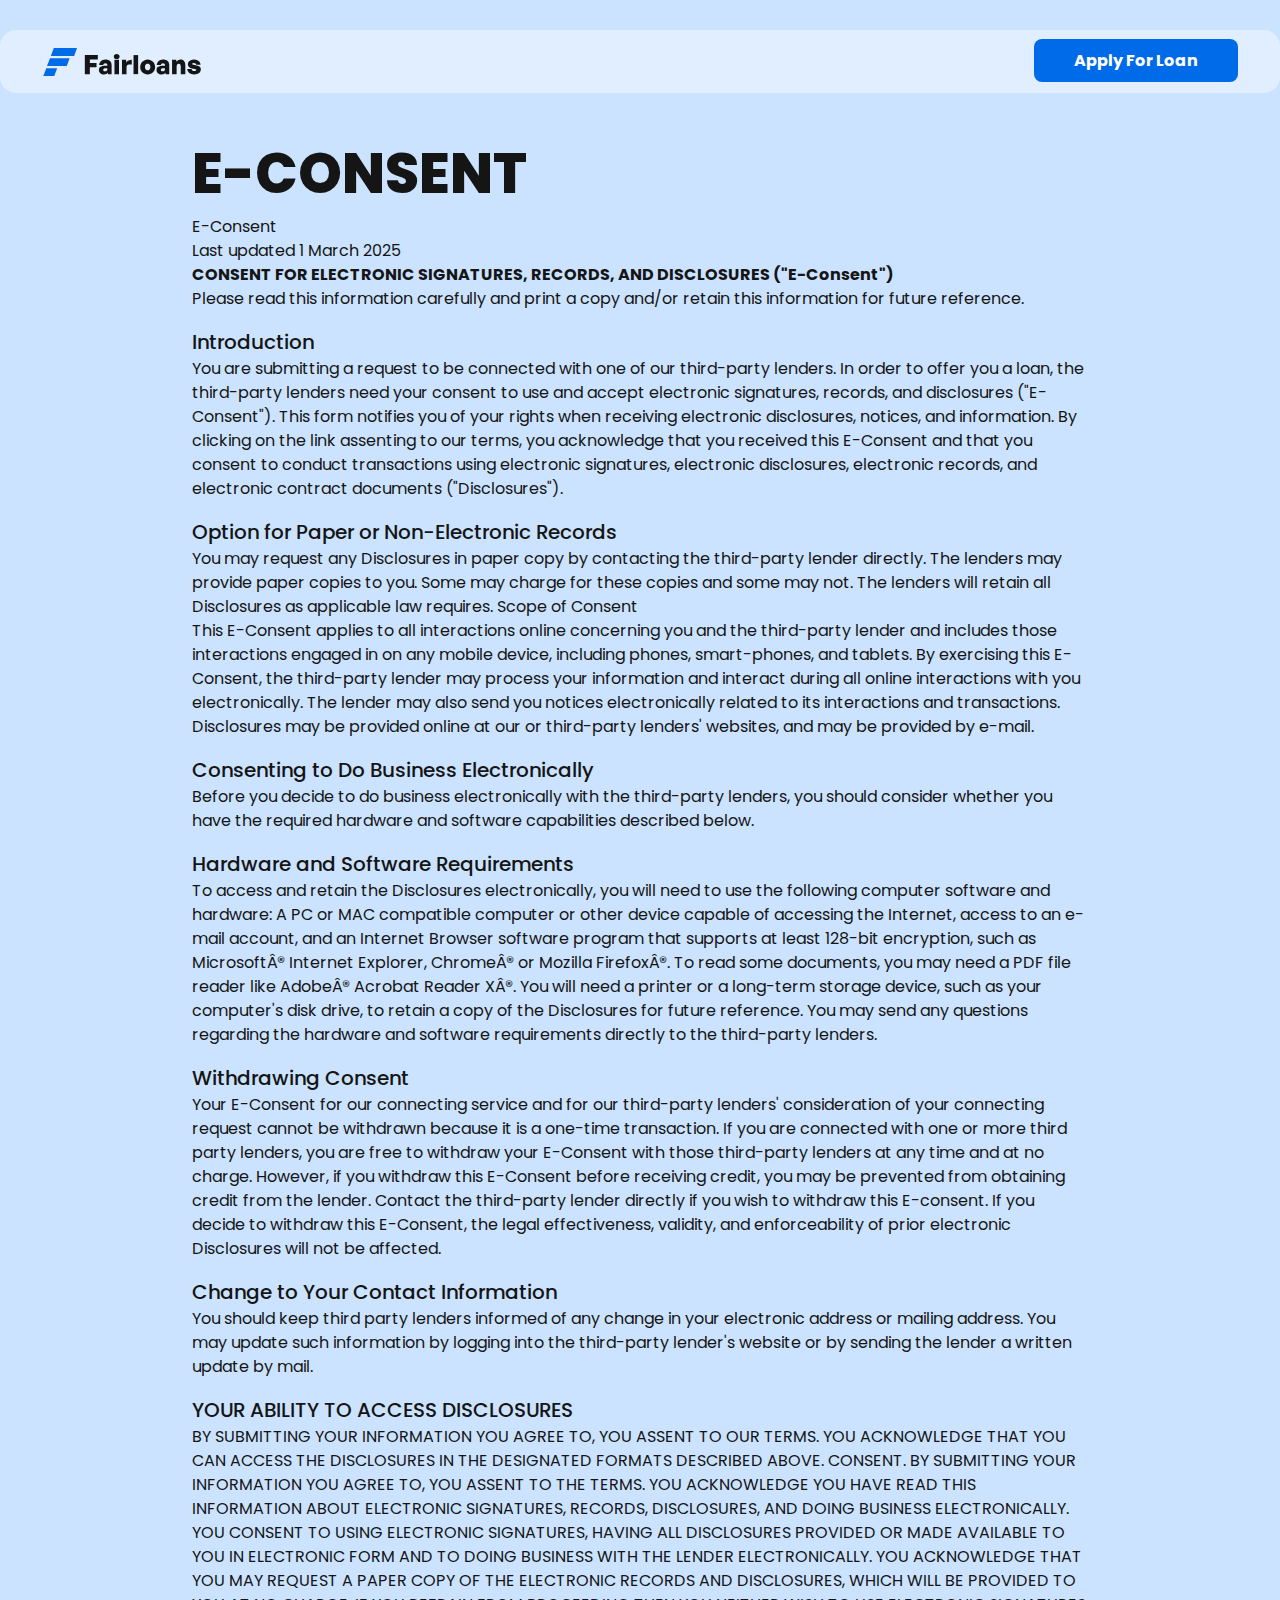
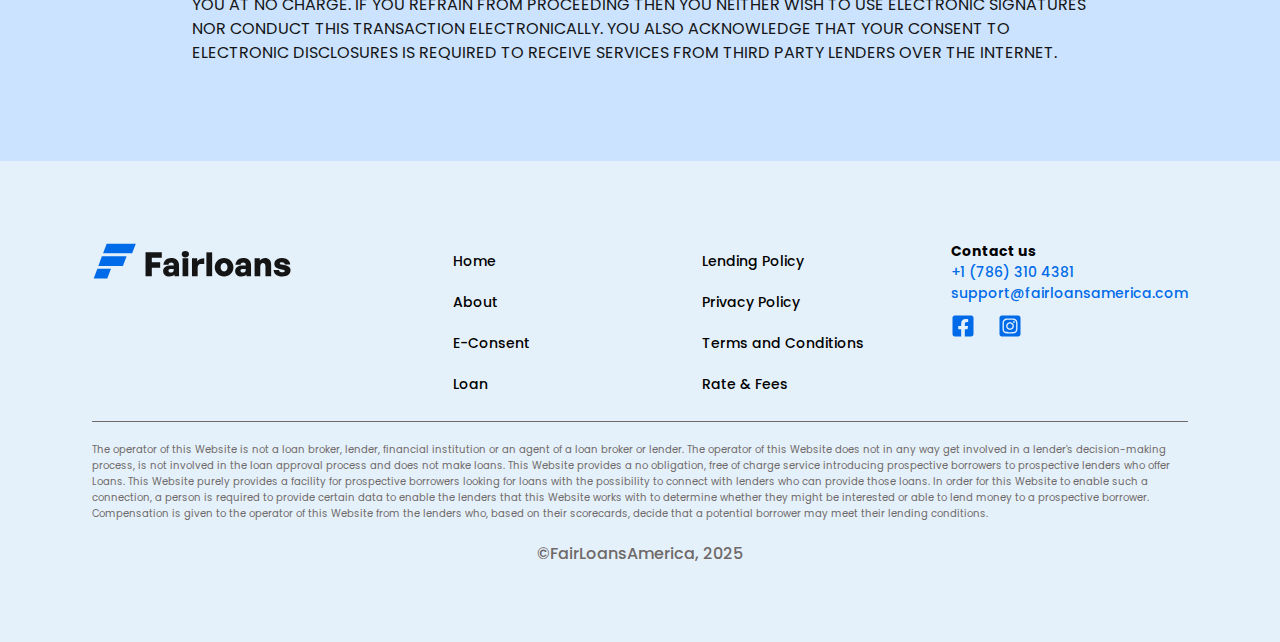
<file: consent/index.html>
<!DOCTYPE html>
<html lang="en">
<head>
    <meta charset="UTF-8">
    <meta name="viewport" content="width=device-width, initial-scale=1.0">
    <title>Fairloansamerica: E-Consent</title>
    <link rel="icon" type="image/svg+xml" href="/images/favicon.svg">
    <link href="https://cdn.jsdelivr.net/npm/bootstrap@5.3.3/dist/css/bootstrap.min.css" rel="stylesheet" integrity="sha384-QWTKZyjpPEjISv5WaRU9OFeRpok6YctnYmDr5pNlyT2bRjXh0JMhjY6hW+ALEwIH" crossorigin="anonymous">
   <link
      rel="stylesheet"
      href="https://unicons.iconscout.com/release/v4.0.0/css/line.css"
    />
    <link rel="stylesheet" href="/css/style.css">
    <!-- Meta Pixel Code -->
      <script>
        !function(f,b,e,v,n,t,s)
        {if(f.fbq)return;n=f.fbq=function(){n.callMethod?
        n.callMethod.apply(n,arguments):n.queue.push(arguments)};
        if(!f._fbq)f._fbq=n;n.push=n;n.loaded=!0;n.version='2.0';
        n.queue=[];t=b.createElement(e);t.async=!0;
        t.src=v;s=b.getElementsByTagName(e)[0];
        s.parentNode.insertBefore(t,s)}(window, document,'script',
        'https://connect.facebook.net/en_US/fbevents.js');
        fbq('init', '1308697073672171');
        fbq('track', 'PageView');
      </script>
      <noscript><img height="1" width="1" style="display:none"
      src="https://www.facebook.com/tr?id=1308697073672171&ev=PageView&noscript=1"
      /></noscript>
    <!-- End Meta Pixel Code -->
</head>
<body >
    <div style="background-color: var(--light_blue);  ">
            <!-- NAVBAR STARTS -->
            <div class="navbar-wrapper" >
                <nav class="navbar sticky-top" >
                <div class="container-fluid nev">
                <a class="navbar-brand" href="/"><img src="/images/logo.svg" alt="logo" class="logo" width="80%"  /></a>         
                <div class="tuff" >
                  <a href="https://track.fairloansamerica.com/click" class="get_btn_dek"  style="text-decoration: none; color: var(--white); background-color: var(--blue); border-radius: 8px; padding: 10px 40px; font-size: 16px; font-weight: 700; " >Apply For Loan</a>
                </div>
                </div>
                </nav>
            </div>
            <!-- NAVBAR ENDS -->
    
    
        <div style="width: 70%; margin: auto; padding: 140px 0 80px; ">
            <h1>
                E-CONSENT
            </h1>
            <p>
              E-Consent <br>
              Last updated 1 March 2025 <br>
              <b>  CONSENT FOR ELECTRONIC SIGNATURES, RECORDS, AND DISCLOSURES ("E-Consent") </b><br>
              Please read this information carefully and print a copy and/or retain this information for future reference.
            </p>
            <p>
                <span style="font-size: 20px; font-weight: 500; " >Introduction</span> <br>
                You are submitting a request to be connected with one of our third-party lenders. In order to offer you a loan, the third-party lenders need your consent to use and accept electronic signatures, records, and disclosures ("E-Consent"). This form notifies you of your rights when receiving electronic disclosures, notices, and information. By clicking on the link assenting to our terms, you acknowledge that you received this E-Consent and that you consent to conduct transactions using electronic signatures, electronic disclosures, electronic records, and electronic contract documents ("Disclosures").
            </p>
            <p>
                <span style="font-size: 20px; font-weight: 500; "> Option for Paper or Non-Electronic Records</span> <br>
                
                You may request any Disclosures in paper copy by contacting the third-party lender directly. The lenders may provide paper copies to you. Some may charge for these copies and some may not. The lenders will retain all Disclosures as applicable law requires.
                
                <span >Scope of Consent</span> <br>
                
                This E-Consent applies to all interactions online concerning you and the third-party lender and includes those interactions engaged in on any mobile device, including phones, smart-phones, and tablets. By exercising this E-Consent, the third-party lender may process your information and interact during all online interactions with you electronically. The lender may also send you notices electronically related to its interactions and transactions. Disclosures may be provided online at our or third-party lenders' websites, and may be provided by e-mail.
                
            </p>
            <p>
                <span style="font-size: 20px; font-weight: 500; "> Consenting to Do Business Electronically</span> <br>
                Before you decide to do business electronically with the third-party lenders, you should consider whether you have the required hardware and software capabilities described below.
            </p>
            <p>
                <span style="font-size: 20px; font-weight: 500; ">Hardware and Software Requirements</span> <br>
                
                To access and retain the Disclosures electronically, you will need to use the following computer software and hardware: A PC or MAC compatible computer or other device capable of accessing the Internet, access to an e-mail account, and an Internet Browser software program that supports at least 128-bit encryption, such as MicrosoftÂ® Internet Explorer, ChromeÂ® or Mozilla FirefoxÂ®. To read some documents, you may need a PDF file reader like AdobeÂ® Acrobat Reader XÂ®. You will need a printer or a long-term storage device, such as your computer's disk drive, to retain a copy of the Disclosures for future reference. You may send any questions regarding the hardware and software requirements directly to the third-party lenders.
            </p>
            <p>
                <span style="font-size: 20px; font-weight: 500; ">Withdrawing Consent</span> <br>
                
                Your E-Consent for our connecting service and for our third-party lenders' consideration of your connecting request cannot be withdrawn because it is a one-time transaction. If you are connected with one or more third party lenders, you are free to withdraw your E-Consent with those third-party lenders at any time and at no charge. However, if you withdraw this E-Consent before receiving credit, you may be prevented from obtaining credit from the lender. Contact the third-party lender directly if you wish to withdraw this E-consent. If you decide to withdraw this E-Consent, the legal effectiveness, validity, and enforceability of prior electronic Disclosures will not be affected.
            </p>
            <p>
                <span style="font-size: 20px; font-weight: 500; ">Change to Your Contact Information</span> <br>
                
                You should keep third party lenders informed of any change in your electronic address or mailing address. You may update such information by logging into the third-party lender's website or by sending the lender a written update by mail.
                
            </p>
            <p>
                <span style="font-size: 20px; font-weight: 500; ">YOUR ABILITY TO ACCESS DISCLOSURES</span> <br>
                
                BY SUBMITTING YOUR INFORMATION YOU AGREE TO, YOU ASSENT TO OUR TERMS. YOU ACKNOWLEDGE THAT YOU CAN ACCESS THE DISCLOSURES IN THE DESIGNATED FORMATS DESCRIBED ABOVE. CONSENT. BY SUBMITTING YOUR INFORMATION YOU AGREE TO, YOU ASSENT TO THE TERMS. YOU ACKNOWLEDGE YOU HAVE READ THIS INFORMATION ABOUT ELECTRONIC SIGNATURES, RECORDS, DISCLOSURES, AND DOING BUSINESS ELECTRONICALLY. YOU CONSENT TO USING ELECTRONIC SIGNATURES, HAVING ALL DISCLOSURES PROVIDED OR MADE AVAILABLE TO YOU IN ELECTRONIC FORM AND TO DOING BUSINESS WITH THE LENDER ELECTRONICALLY. YOU ACKNOWLEDGE THAT YOU MAY REQUEST A PAPER COPY OF THE ELECTRONIC RECORDS AND DISCLOSURES, WHICH WILL BE PROVIDED TO YOU AT NO CHARGE. IF YOU REFRAIN FROM PROCEEDING THEN YOU NEITHER WISH TO USE ELECTRONIC SIGNATURES NOR CONDUCT THIS TRANSACTION ELECTRONICALLY. YOU ALSO ACKNOWLEDGE THAT YOUR CONSENT TO ELECTRONIC DISCLOSURES IS REQUIRED TO RECEIVE SERVICES FROM THIRD PARTY LENDERS OVER THE INTERNET.
            </p>
        </div>

      <!-- Footer Section -->
      <footer class="footer-container">
        <!-- Footer Content -->
        <div class="footer-bottom">
          <div class="container-fluid">
            <div class="row">

              <span class="col-md-4 footer-logo">
                <a class="navbar-brand" href="#"><img src="/images/logo.svg" alt="logo" class="logo"  /></a>
              </span>

              <div class="col-md-8 footer-links">
                <div class="row ">
                  <div class="col-md-4 col-sm-4 footlink">
                    <span> <a href="/">Home</a></span>
                    <span> <a href="/#about">About</a></span>
                    <span> <a href="/consent"> E-Consent</a></span>
                    <span> <a href="/loan">Loan</a></span>
                  </div>
                  <div class="col-md-4 col-sm-4 footlink" >
                    <span> <a href="/lending" > Lending Policy</a></span>
                    <span> <a href="/policy"> Privacy Policy</a></span>
                    <span> <a href="/terms">Terms and Conditions</a> </span>
                    <span> <a href="/rate">Rate & Fees</a> </span>
                  </div>
                  <!-- Social Media Icons -->
                  <div class="col-md-4 soc_link col-sm-4 ">
                    <div style="padding-bottom: 10px;" >
                      <span style="font-weight: 700;" >Contact us</span> <br> 
                      <span class="fts" >+1 (786) 310 4381</span> <br> 
                      <a href="mailto:support@fairloansamerica.com" style="text-decoration: none; "  class="fts" >support@fairloansamerica.com</a>
                    </div>
                    <a href="https://www.facebook.com/share/19fAxvzMyp/?mibextid=wwXIfr" target="_blank">
                      <img src="/images/facebook.svg" alt="">
                    </a>
                    <a href="https://www.instagram.com/fairloans?igsh=bHV2NWpncjBza2p3" target="_blank">
                      <img src="/images/instagram.svg" alt="" class="soc_insta"  style="margin-left: 20px;" >                    
                    </a>
                  </div>
                </div>
              </div>

              <div class="col-md-8 sub-footer-links">
                <div class="row ">
                  <div class="col-6 footlink">
                    <span> <a href="/">Home</a></span>
                    <span> <a href="/#about">About</a></span>
                    <span> <a href="consent"> E-Consent</a></span>
                    <span> <a href="/loan">Loan</a></span>
                  </div>
                  <div class="col-6 footlink" >
                    <span> <a href="/lending" > Lending Policy</a></span>
                    <span> <a href="/policy"> Privacy Policy</a></span>
                    <span> <a href="/terms">Terms and Conditions</a> </span>
                    <span> <a href="/rate">Rate & Fees</a> </span>
                  </div>
                  
                </div>
              </div>

              <!-- Social Media Icons -->
              <div class="col-12 out_lin ">
                <a href="https://www.facebook.com/share/19fAxvzMyp/?mibextid=wwXIfr" target="_blank">
                  <img src="/images/facebook.svg" alt="">
                </a>
                <a href="https://www.instagram.com/fairloans?igsh=bHV2NWpncjBza2p3" target="_blank">
                  <img src="/images/instagram.svg" alt="" class="soc_insta"  style="margin-left: 20px;" >                    
                </a>
                <span class="fst" style="font-size: 14px; margin-left: 10px; font-weight: 700; "  >(+1)7863104381</span>    <br>
                <a href="mailto:support@fairloansamerica.com" style="text-decoration: none; color: inherit; " class="fts" class="" >support@fairloansamerica.com</a>
                                
              </div>
              
            </div>
            <!-- Disclaimer -->
            <p class="disclaimer mt-3">
              The operator of this Website is not a loan broker, lender, financial institution or an agent of a loan broker or lender. The operator of this Website does not in any way get involved in a lender's decision-making process, is not involved in the loan approval process and does not make loans. This Website provides a no obligation, free of charge service introducing prospective borrowers to prospective lenders who offer Loans. This Website purely provides a facility for prospective borrowers looking for loans with the possibility to connect with lenders who can provide those loans. In order for this Website to enable such a connection, a person is required to provide certain data to enable the lenders that this Website works with to determine whether they might be interested or able to lend money to a prospective borrower. Compensation is given to the operator of this Website from the lenders who, based on their scorecards, decide that a potential borrower may meet their lending conditions.
            </p>
            <p style="text-align: center; font-weight: 500; padding: 20px 0; color: #6F6969; " >©FairLoansAmerica, 2025</p>
          </div>
        </div>
      </footer>
    </div>

    <!-- BOOTSTRAP -->
    <script src="https://cdn.jsdelivr.net/npm/bootstrap@5.3.3/dist/js/bootstrap.bundle.min.js" integrity="sha384-YvpcrYf0tY3lHB60NNkmXc5s9fDVZLESaAA55NDzOxhy9GkcIdslK1eN7N6jIeHz" crossorigin="anonymous"></script>
    <!-- BOOTSTRAP -->

    <script type="text/javascript" src="https://track.fairloansamerica.com/track.js?rtkcmpid=67dd3f64a5a5b401a89f42d7"></script>
  
  

</body>
</html>
</file>
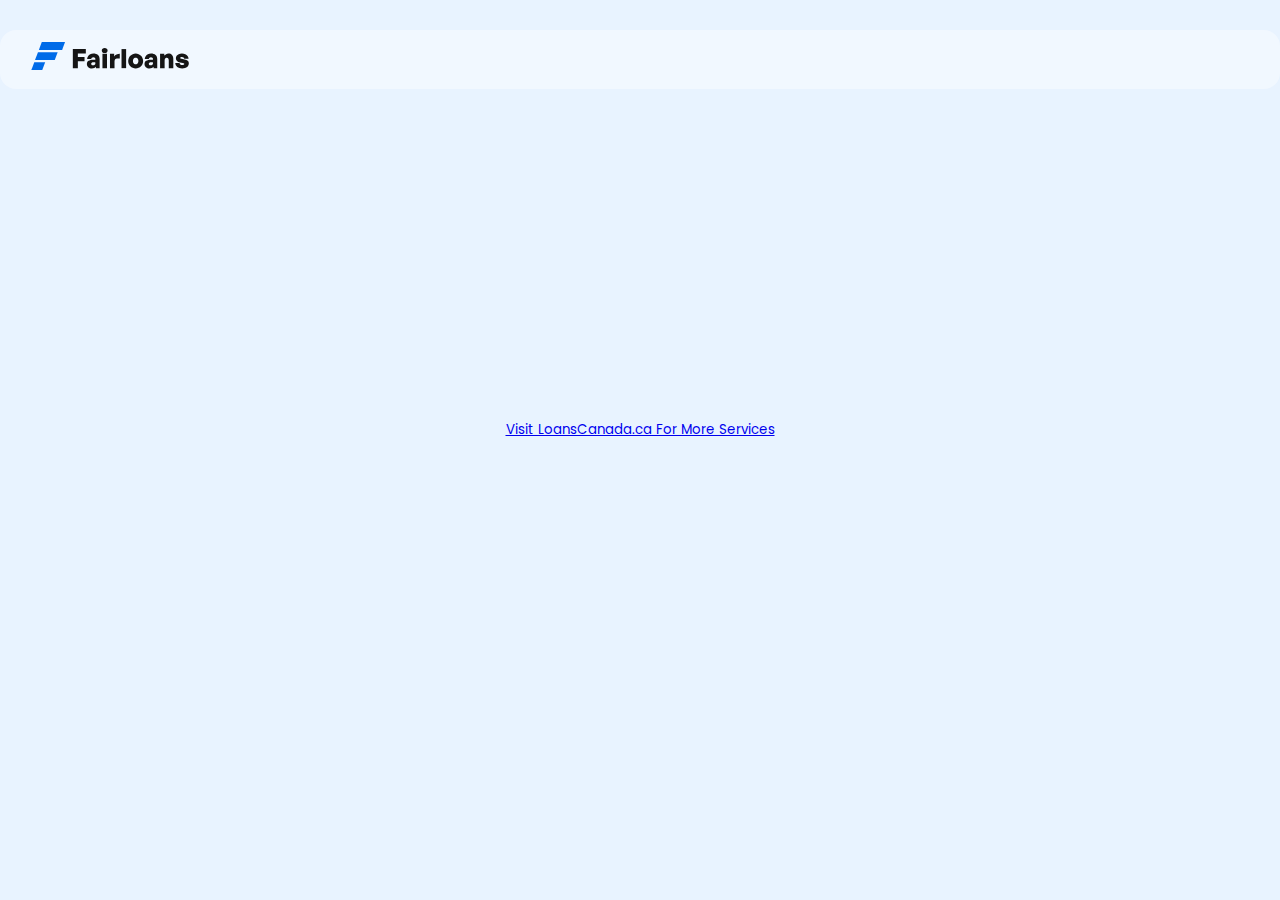
<file: get-started/index.html>
<!DOCTYPE html>
<html lang="en">
<head>
    <meta charset="UTF-8">
    <meta name="viewport" content="width=device-width, initial-scale=1.0">
    <title>Fairloanscanada: Apply For a Free Quote Today!</title>
    <link rel="icon" type="image/svg+xml" href="/images/favicon.svg">
    <link rel="stylesheet" href="/css/style.css"> <!-- Link to external styles (optional) -->
    <style>
        /* Ensure iframe fits well */
        #loanscanada_iframe{
            width: 1px;
            min-width: 100%;
            min-height: 300px;
            border-radius: 10px;
        }
       
    </style>
</head>
<body style="background-color: var(--whitish);">
    <div style="background-color: var(--whitish);">
        <!-- NAVBAR STARTS -->
            <!-- <div class="navbar-wrapper" > -->
            <nav class="navbar" style="margin-top: 30px;"   >
                <div class="container-fluid nev">
                <a class="navbar-brand" href="/"><img src="/images/logo.svg" alt="logo" class="logo" width="80%"  /></a>         
                
                </div>
            </nav>
            <!-- </div> -->
        <!-- NAVBAR ENDS -->
    
        <!-- LoansCanada Iframe -->
        <div style="text-align:center; margin-top: 20px;">
            <iframe id="loanscanada_iframe"
                    src="https://loanscanada.ca/app/iframe?affiliate_id=1882&product_names=personal_loan&bgcolor=%23E8F3FF&preselected_product=personal_loan"
                    frameborder="0"
                    scrolling="no">
            </iframe>
            <a href="https://loanscanada.ca?affiliate_id=1882" rel="nofollow" target="_blank" title="Visit LoansCanada.ca">
                <small>Visit LoansCanada.ca For More Services</small>
            </a>
        </div>

    </div>


    <script src="https://loanscanada.ca/app/assets/iframe/lc.js"></script>

</body>
</html>
</file>
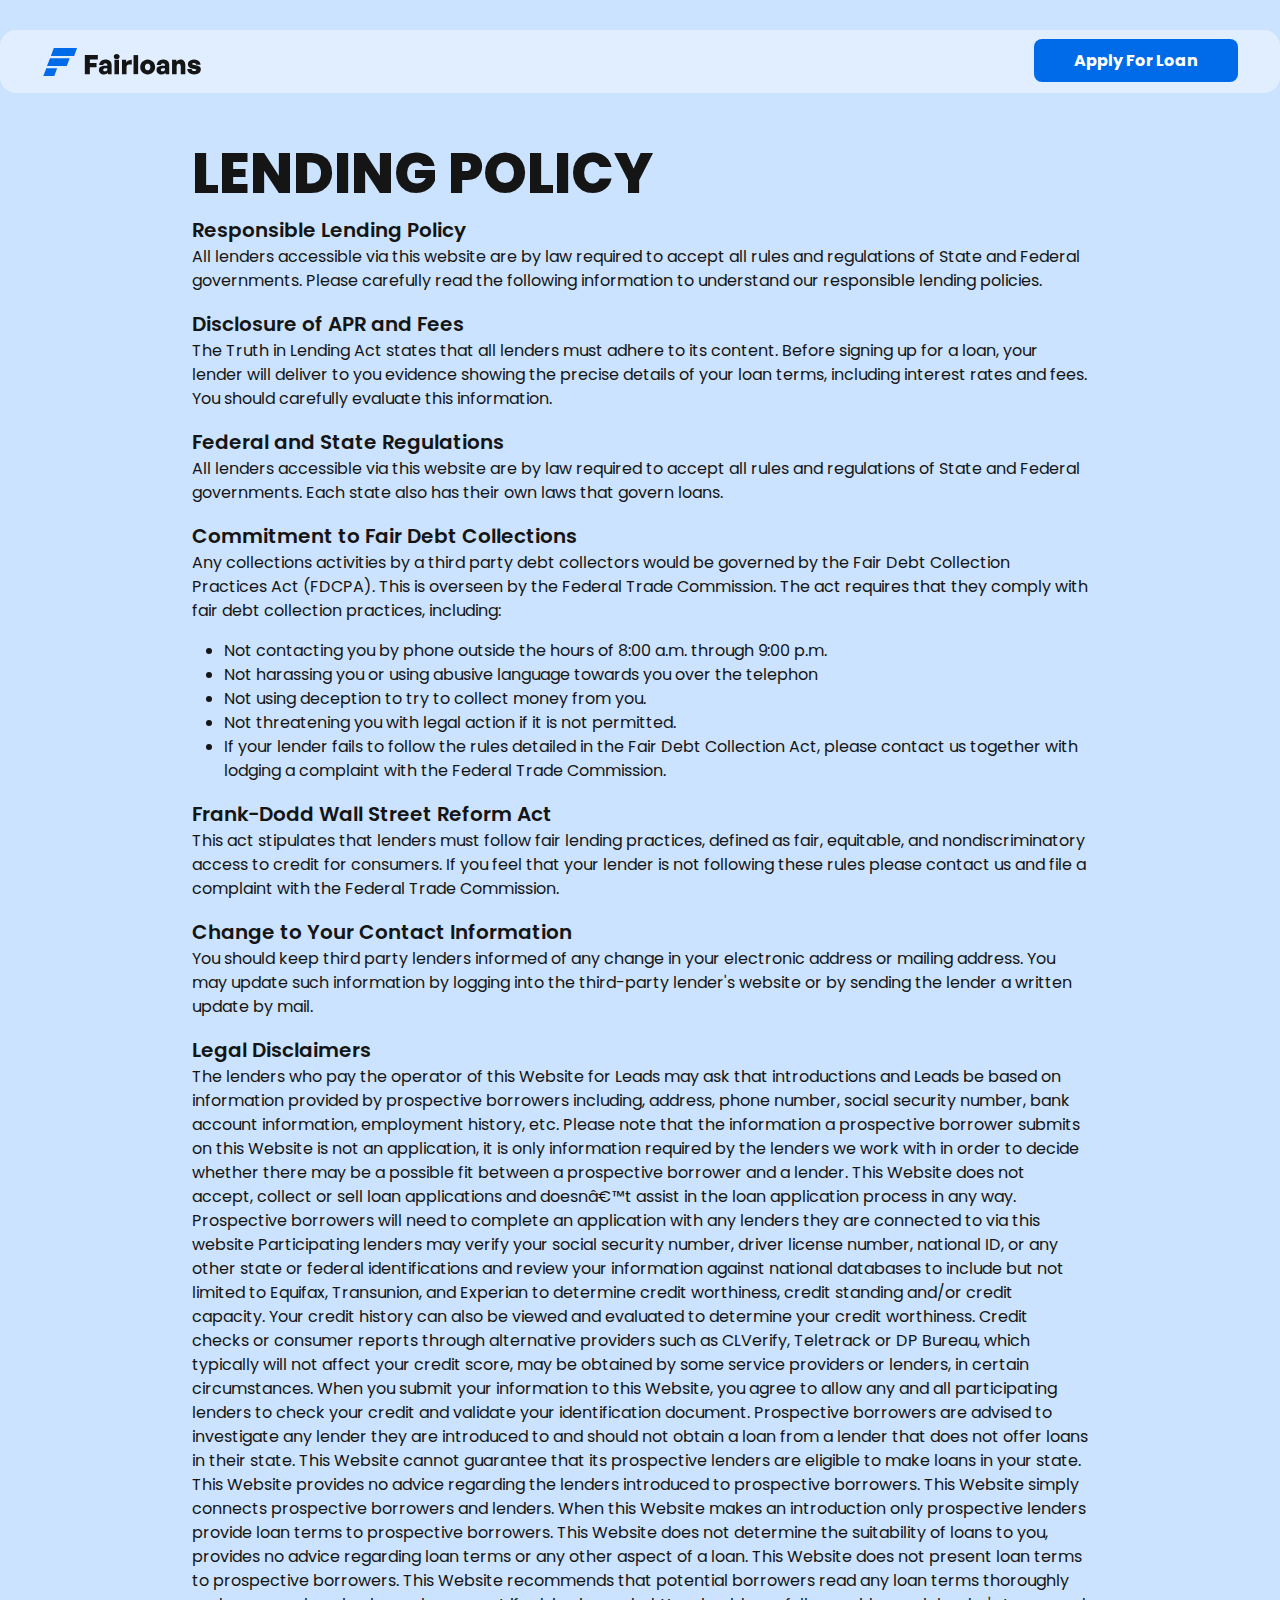
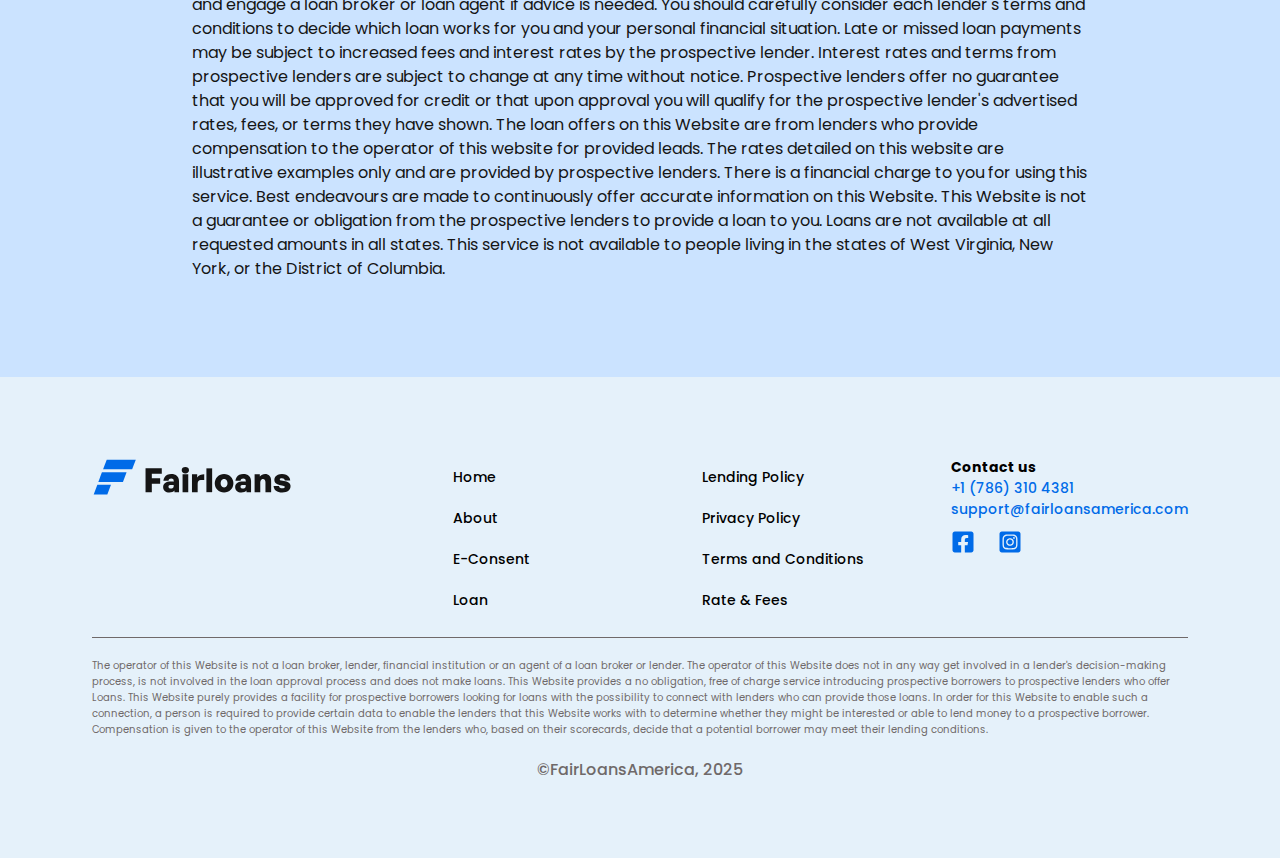
<file: lending/index.html>
<!DOCTYPE html>
<html lang="en">
<head>
    <meta charset="UTF-8">
    <meta name="viewport" content="width=device-width, initial-scale=1.0">
    <title>Fairloansamerica: Lending Policy</title>
    <link rel="icon" type="image/svg+xml" href="/images/favicon.svg">
    <link href="https://cdn.jsdelivr.net/npm/bootstrap@5.3.3/dist/css/bootstrap.min.css" rel="stylesheet" integrity="sha384-QWTKZyjpPEjISv5WaRU9OFeRpok6YctnYmDr5pNlyT2bRjXh0JMhjY6hW+ALEwIH" crossorigin="anonymous">
    <link
      rel="stylesheet"
      href="https://unicons.iconscout.com/release/v4.0.0/css/line.css"
    />
    <link rel="stylesheet" href="/css/style.css">
    <!-- Meta Pixel Code -->
    <script>
      !function(f,b,e,v,n,t,s)
      {if(f.fbq)return;n=f.fbq=function(){n.callMethod?
      n.callMethod.apply(n,arguments):n.queue.push(arguments)};
      if(!f._fbq)f._fbq=n;n.push=n;n.loaded=!0;n.version='2.0';
      n.queue=[];t=b.createElement(e);t.async=!0;
      t.src=v;s=b.getElementsByTagName(e)[0];
      s.parentNode.insertBefore(t,s)}(window, document,'script',
      'https://connect.facebook.net/en_US/fbevents.js');
      fbq('init', '1308697073672171');
      fbq('track', 'PageView');
      </script>
      <noscript><img height="1" width="1" style="display:none"
      src="https://www.facebook.com/tr?id=1308697073672171&ev=PageView&noscript=1"
      /></noscript>
    <!-- End Meta Pixel Code -->
</head>
<body >
    <div style="background-color: var(--light_blue);  ">
            <!-- NAVBAR STARTS -->
            <div class="navbar-wrapper" >
                <nav class="navbar sticky-top" >
                <div class="container-fluid nev">
                <a class="navbar-brand" href="/"><img src="/images/logo.svg" alt="logo" class="logo" width="80%"  /></a>         
                <div class="tuff" >
                  <a  href="https://track.fairloansamerica.com/click" class="get_btn_dek"  style="text-decoration: none; color: var(--white); background-color: var(--blue); border-radius: 8px; padding: 10px 40px; font-size: 16px; font-weight: 700; " >Apply For Loan</a>
                </div>
                </div>
                </nav>
            </div>
            <!-- NAVBAR ENDS -->
    
    
        <div style="width: 70%; margin: auto; padding: 140px 0 80px; ">
            <h1>
                LENDING POLICY
            </h1>
           
            <p>
                <span style="font-size: 20px; font-weight: 500; font-weight: 600; " >Responsible Lending Policy</span> <br>

                All lenders accessible via this website are by law required to accept all rules and regulations of State and Federal governments. Please carefully read the following information to understand our responsible lending policies.
            </p>
            <p>
                <span style="font-size: 20px; font-weight: 600; "> Disclosure of APR and Fees</span> <br>
                
                
                The Truth in Lending Act states that all lenders must adhere to its content. Before signing up for a loan, your lender will deliver to you evidence showing the precise details of your loan terms, including interest rates and fees. You should carefully evaluate this information.
            </p>
            <p>
                <span style="font-size: 20px; font-weight: 600; "> Federal and State Regulations</span> <br>
                
                All lenders accessible via this website are by law required to accept all rules and regulations of State and Federal governments. Each state also has their own laws that govern loans.
            </p>
            <p>
                <span style="font-size: 20px; font-weight: 600; ">Commitment to Fair Debt Collections</span> <br>
                
                Any collections activities by a third party debt collectors would be governed by the Fair Debt Collection Practices Act (FDCPA). This is overseen by the Federal Trade Commission. The act requires that they comply with fair debt collection practices, including: <br>
                <ul>
                    <li>Not contacting you by phone outside the hours of 8:00 a.m. through 9:00 p.m. </li>
                    <li>Not harassing you or using abusive language towards you over the telephon</li>
                    <li>Not using deception to try to collect money from you.</li>
                    <li>Not threatening you with legal action if it is not permitted.</li>
                    <li>If your lender fails to follow the rules detailed in the Fair Debt Collection Act, please contact us together with lodging a complaint with the Federal Trade Commission.</li>
                </ul>                  
                
            </p>
            <p>
                <span style="font-size: 20px; font-weight: 600; ">Frank-Dodd Wall Street Reform Act</span> <br>
                
                This act stipulates that lenders must follow fair lending practices, defined as fair, equitable, and nondiscriminatory access to credit for consumers. If you feel that your lender is not following these rules please contact us and file a complaint with the Federal Trade Commission.
            </p>
            <p>
                <span style="font-size: 20px; font-weight: 600; ">Change to Your Contact Information</span> <br>
                
                You should keep third party lenders informed of any change in your electronic address or mailing address. You may update such information by logging into the third-party lender's website or by sending the lender a written update by mail.
                
            </p>
            <p>
                <span style="font-size: 20px; font-weight: 600; ">Legal Disclaimers</span> <br>
                
                
                The lenders who pay the operator of this Website for Leads may ask that introductions and Leads be based on information provided by prospective borrowers including, address, phone number, social security number, bank account information, employment history, etc. Please note that the information a prospective borrower submits on this Website is not an application, it is only information required by the lenders we work with in order to decide whether there may be a possible fit between a prospective borrower and a lender. This Website does not accept, collect or sell loan applications and doesnâ€™t assist in the loan application process in any way. Prospective borrowers will need to complete an application with any lenders they are connected to via this website Participating lenders may verify your social security number, driver license number, national ID, or any other state or federal identifications and review your information against national databases to include but not limited to Equifax, Transunion, and Experian to determine credit worthiness, credit standing and/or credit capacity. Your credit history can also be viewed and evaluated to determine your credit worthiness. Credit checks or consumer reports through alternative providers such as CLVerify, Teletrack or DP Bureau, which typically will not affect your credit score, may be obtained by some service providers or lenders, in certain circumstances. When you submit your information to this Website, you agree to allow any and all participating lenders to check your credit and validate your identification document.

                Prospective borrowers are advised to investigate any lender they are introduced to and should not obtain a loan from a lender that does not offer loans in their state. This Website cannot guarantee that its prospective lenders are eligible to make loans in your state. This Website provides no advice regarding the lenders introduced to prospective borrowers. This Website simply connects prospective borrowers and lenders. When this Website makes an introduction only prospective lenders provide loan terms to prospective borrowers. This Website does not determine the suitability of loans to you, provides no advice regarding loan terms or any other aspect of a loan. This Website does not present loan terms to prospective borrowers. This Website recommends that potential borrowers read any loan terms thoroughly and engage a loan broker or loan agent if advice is needed. You should carefully consider each lender's terms and conditions to decide which loan works for you and your personal financial situation. Late or missed loan payments may be subject to increased fees and interest rates by the prospective lender. Interest rates and terms from prospective lenders are subject to change at any time without notice. Prospective lenders offer no guarantee that you will be approved for credit or that upon approval you will qualify for the prospective lender's advertised rates, fees, or terms they have shown. The loan offers on this Website are from lenders who provide compensation to the operator of this website for provided leads. The rates detailed on this website are illustrative examples only and are provided by prospective lenders. There is a financial charge to you for using this service. Best endeavours are made to continuously offer accurate information on this Website. This Website is not a guarantee or obligation from the prospective lenders to provide a loan to you. Loans are not available at all requested amounts in all states. This service is not available to people living in the states of West Virginia, New York, or the District of Columbia.
            </p>
        </div>

      <!-- Footer Section -->
      <footer class="footer-container">
        <!-- Footer Content -->
        <div class="footer-bottom">
          <div class="container-fluid">
            <div class="row">

              <span class="col-md-4 footer-logo">
                <a class="navbar-brand" href="#"><img src="/images/logo.svg" alt="logo" class="logo"  /></a>
              </span>

              <div class="col-md-8 footer-links">
                <div class="row ">
                  <div class="col-md-4 col-sm-4 footlink">
                    <span> <a href="/">Home</a></span>
                    <span> <a href="/#about">About</a></span>
                    <span> <a href="/consent"> E-Consent</a></span>
                    <span> <a href="/loan">Loan</a></span>
                  </div>
                  <div class="col-md-4 col-sm-4 footlink" >
                    <span> <a href="/lending" > Lending Policy</a></span>
                    <span> <a href="/policy"> Privacy Policy</a></span>
                    <span> <a href="/terms">Terms and Conditions</a> </span>
                    <span> <a href="/rate">Rate & Fees</a> </span>
                  </div>
                  <!-- Social Media Icons -->
                  <div class="col-md-4 soc_link col-sm-4 ">
                    <div style="padding-bottom: 10px;" >
                      <span style="font-weight: 700;" >Contact us</span> <br> 
                      <span class="fts" >+1 (786) 310 4381</span> <br> 
                      <a href="mailto:support@fairloansamerica.com" style="text-decoration: none; "  class="fts" >support@fairloansamerica.com</a>
                    </div>
                    <a href="https://www.facebook.com/share/19fAxvzMyp/?mibextid=wwXIfr" target="_blank">
                      <img src="/images/facebook.svg" alt="">
                    </a>
                    <a href="https://www.instagram.com/fairloans?igsh=bHV2NWpncjBza2p3" target="_blank">
                      <img src="/images/instagram.svg" alt="" class="soc_insta"  style="margin-left: 20px;" >                    
                    </a>
                  </div>
                </div>
              </div>

              <div class="col-md-8 sub-footer-links">
                <div class="row ">
                  <div class="col-6 footlink">
                    <span> <a href="/">Home</a></span>
                    <span> <a href="/#about">About</a></span>
                    <span> <a href="consent"> E-Consent</a></span>
                    <span> <a href="/loan">Loan</a></span>
                  </div>
                  <div class="col-6 footlink" >
                    <span> <a href="/lending" > Lending Policy</a></span>
                    <span> <a href="/policy"> Privacy Policy</a></span>
                    <span> <a href="/terms">Terms and Conditions</a> </span>
                    <span> <a href="/rate">Rate & Fees</a> </span>
                  </div>
                  
                </div>
              </div>

              <!-- Social Media Icons -->
              <div class="col-12 out_lin ">
                <a href="https://www.facebook.com/share/19fAxvzMyp/?mibextid=wwXIfr" target="_blank">
                  <img src="/images/facebook.svg" alt="">
                </a>
                <a href="https://www.instagram.com/fairloans?igsh=bHV2NWpncjBza2p3" target="_blank">
                  <img src="/images/instagram.svg" alt="" class="soc_insta"  style="margin-left: 20px;" >                    
                </a>
                <span class="fst" style="font-size: 14px; margin-left: 10px; font-weight: 700; "  >(+1)7863104381</span>    <br>
                <a href="mailto:support@fairloansamerica.com" style="text-decoration: none; color: inherit; " class="fts" class="" >support@fairloansamerica.com</a>
                                
              </div>
              
            </div>
            <!-- Disclaimer -->
            <p class="disclaimer mt-3">
              The operator of this Website is not a loan broker, lender, financial institution or an agent of a loan broker or lender. The operator of this Website does not in any way get involved in a lender's decision-making process, is not involved in the loan approval process and does not make loans. This Website provides a no obligation, free of charge service introducing prospective borrowers to prospective lenders who offer Loans. This Website purely provides a facility for prospective borrowers looking for loans with the possibility to connect with lenders who can provide those loans. In order for this Website to enable such a connection, a person is required to provide certain data to enable the lenders that this Website works with to determine whether they might be interested or able to lend money to a prospective borrower. Compensation is given to the operator of this Website from the lenders who, based on their scorecards, decide that a potential borrower may meet their lending conditions.
            </p>
            <p style="text-align: center; font-weight: 500; padding: 20px 0; color: #6F6969; " >©FairLoansAmerica, 2025</p>
          </div>
        </div>
      </footer>
    </div>

    <!-- BOOTSTRAP -->
    <script src="https://cdn.jsdelivr.net/npm/bootstrap@5.3.3/dist/js/bootstrap.bundle.min.js" integrity="sha384-YvpcrYf0tY3lHB60NNkmXc5s9fDVZLESaAA55NDzOxhy9GkcIdslK1eN7N6jIeHz" crossorigin="anonymous"></script>
    <!-- BOOTSTRAP -->

    <script type="text/javascript" src="https://track.fairloansamerica.com/track.js?rtkcmpid=67dd3f64a5a5b401a89f42d7"></script>


</body>
</html>
</file>
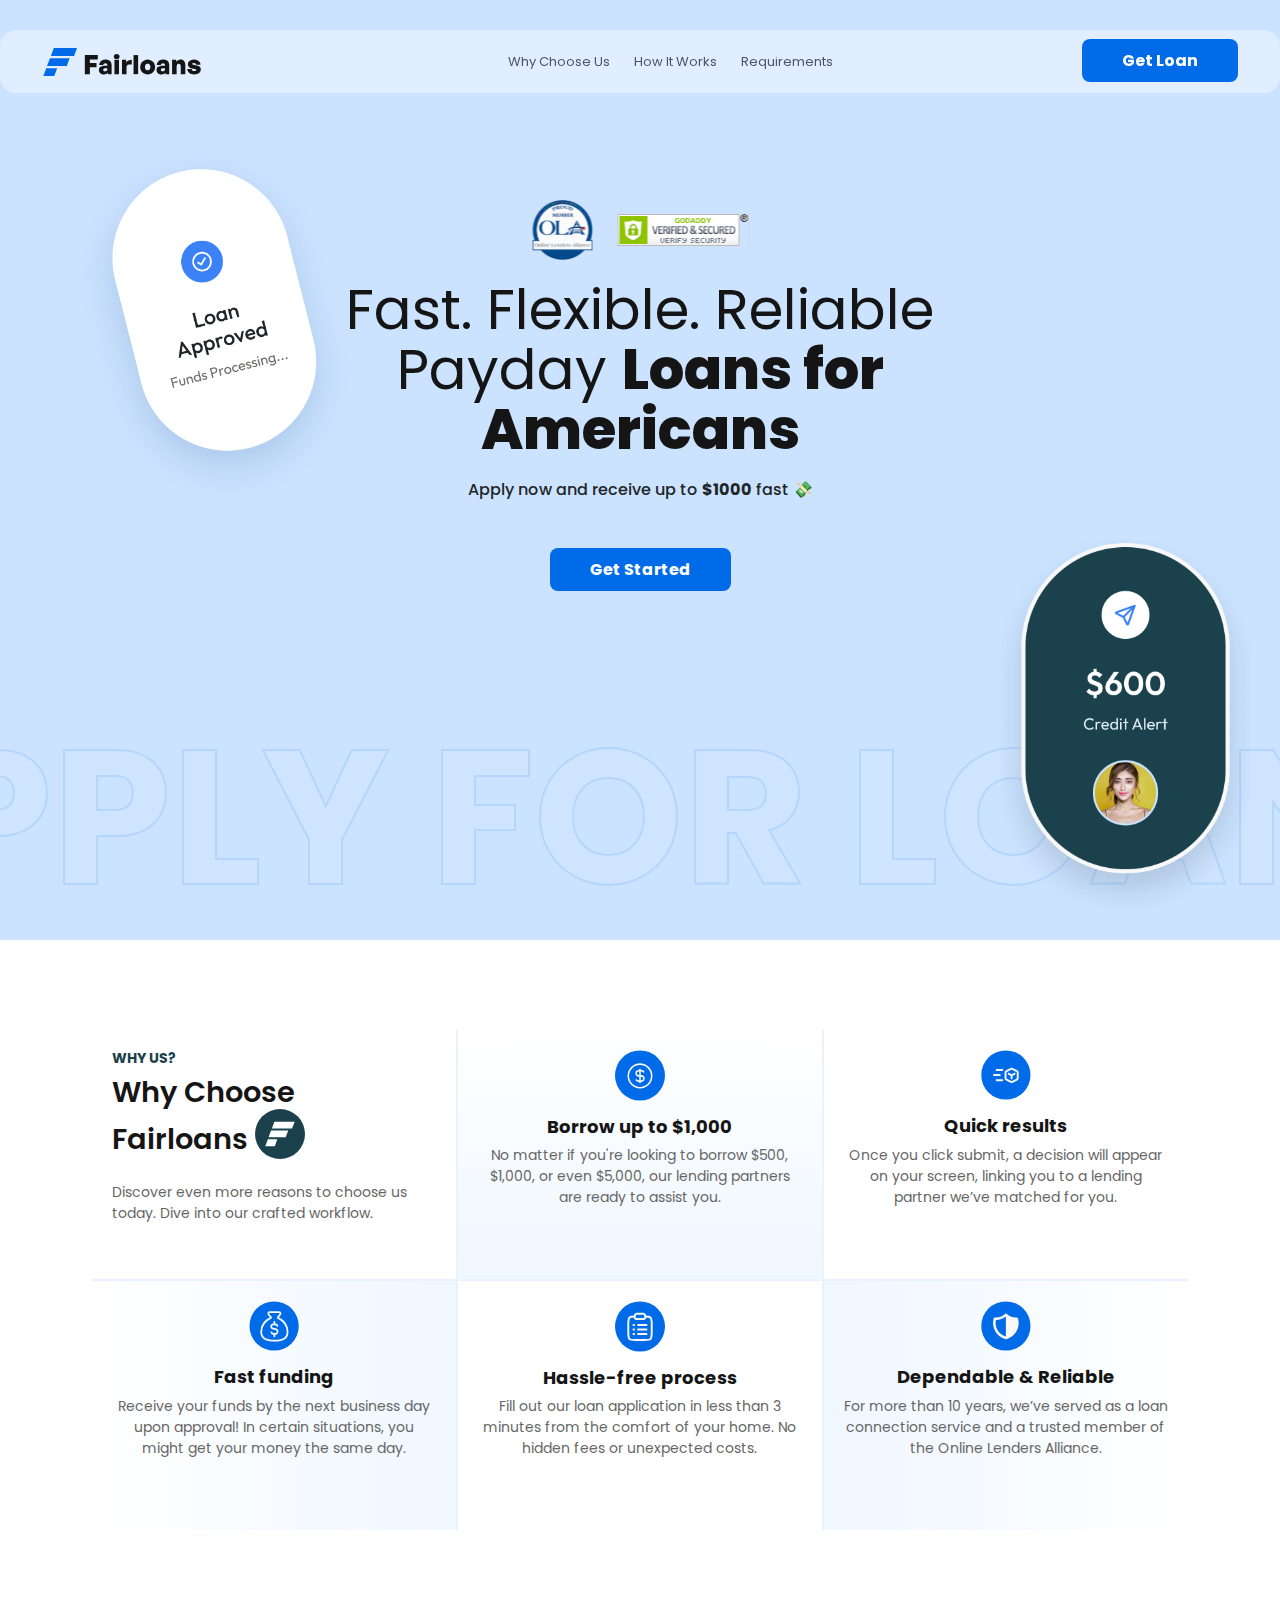
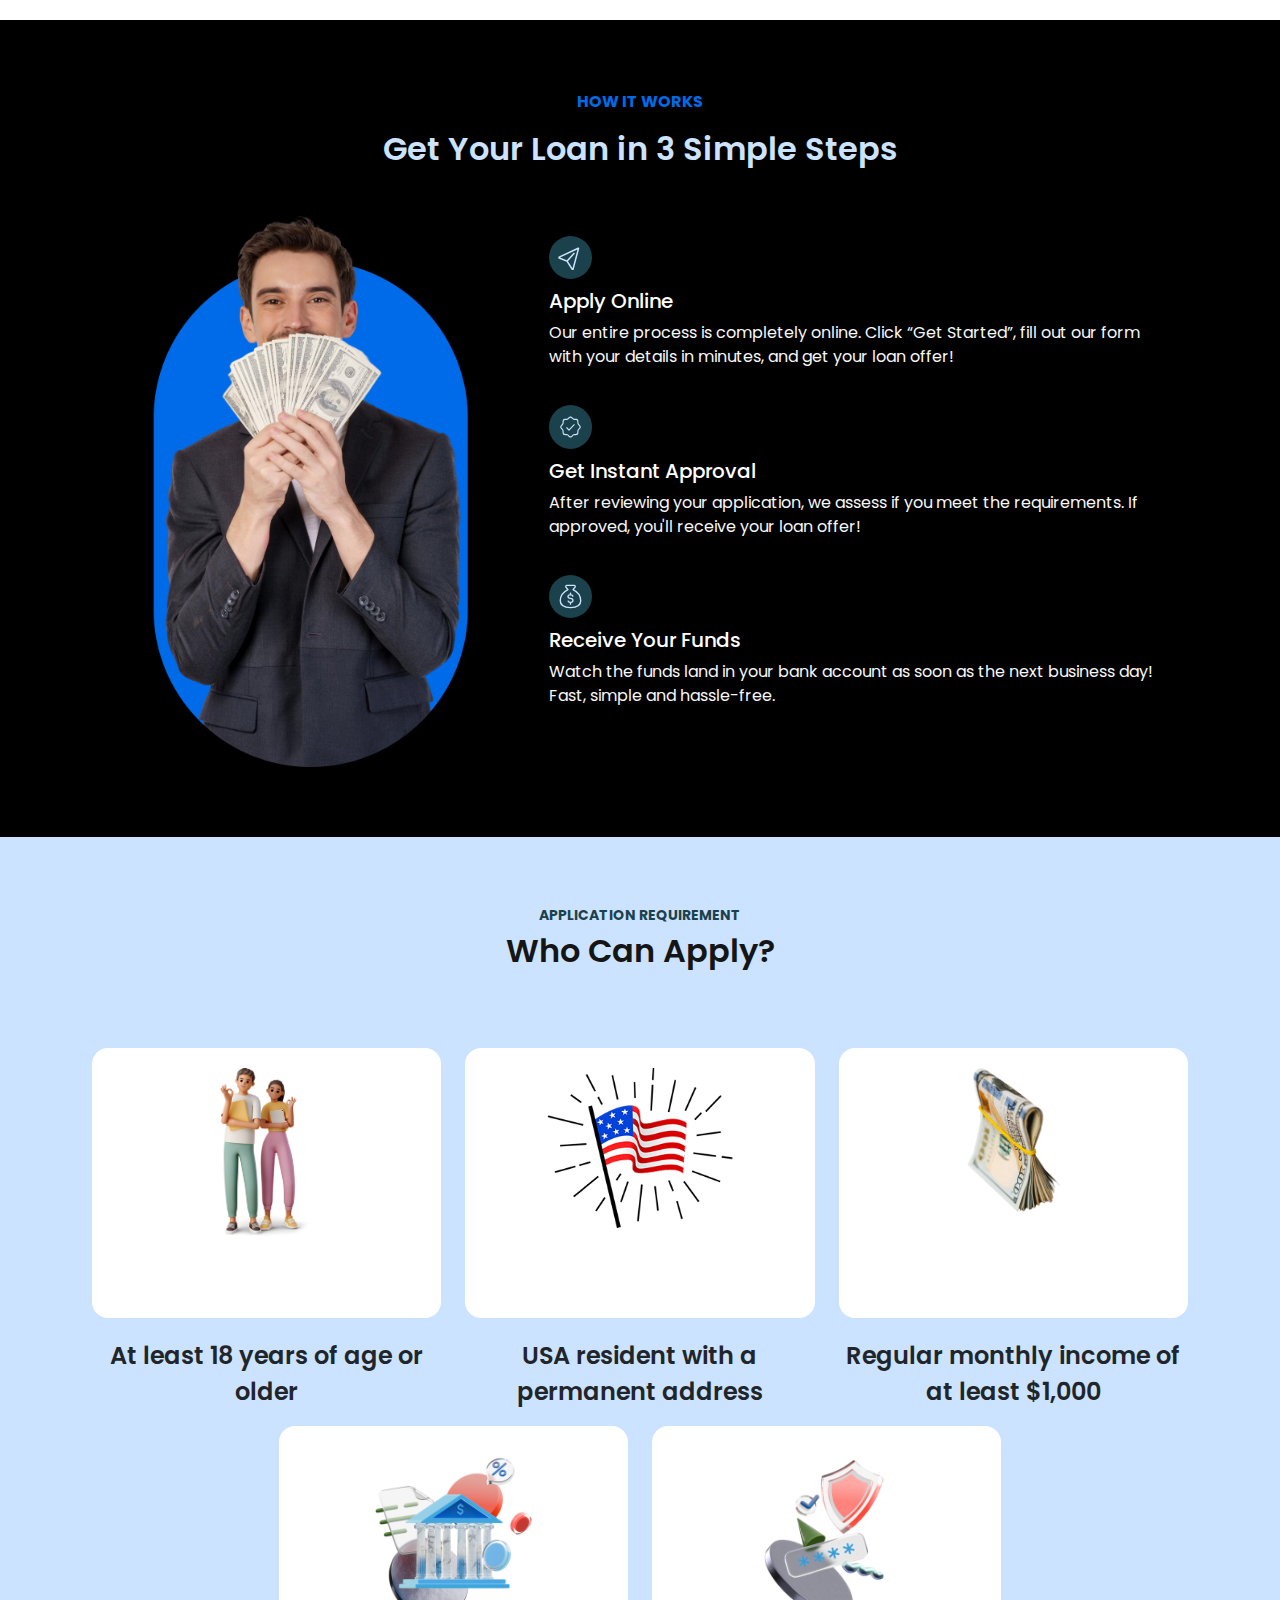
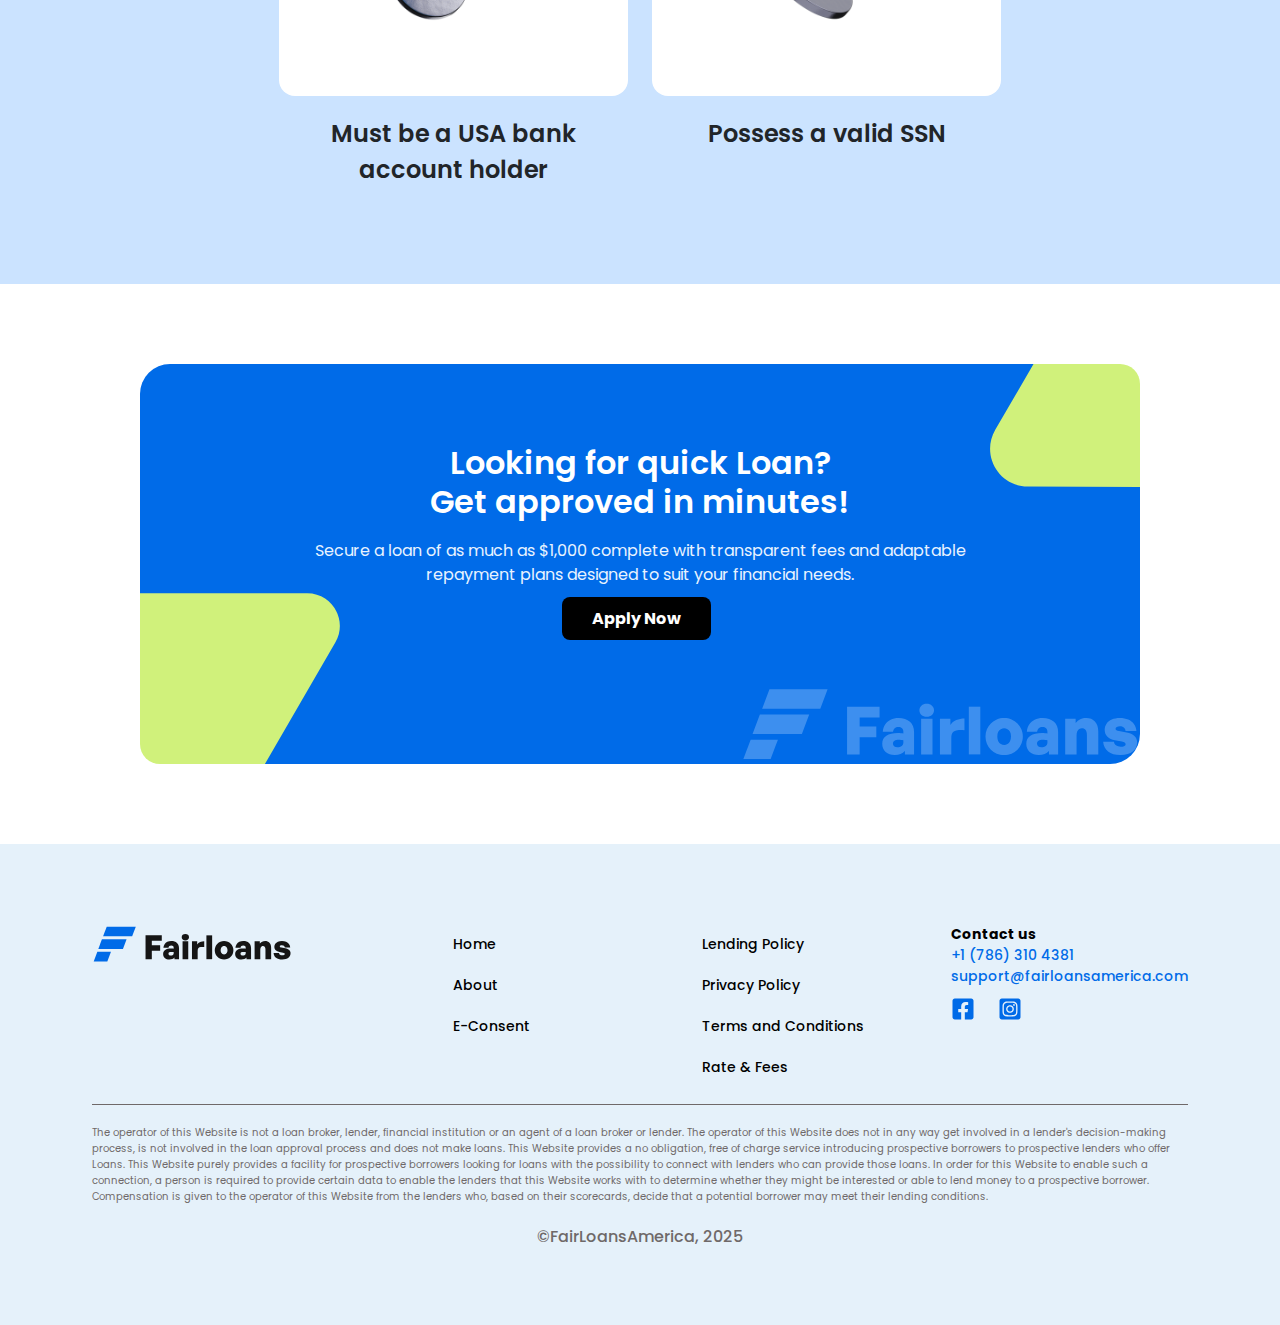
<file: loan/index.html>
<!DOCTYPE html>
<html lang="en"> 
  <head>
    <meta charset="UTF-8" />
    <meta http-equiv="X-UA-Compatible" content="IE=edge" />
    <meta name="viewport" content="width=device-width, initial-scale=1.0" />
    <link rel="icon" type="image/svg+xml" href="/images/favicon.svg">
    <link href="https://cdn.jsdelivr.net/npm/bootstrap@5.3.3/dist/css/bootstrap.min.css" rel="stylesheet" integrity="sha384-QWTKZyjpPEjISv5WaRU9OFeRpok6YctnYmDr5pNlyT2bRjXh0JMhjY6hW+ALEwIH" crossorigin="anonymous">
   <link
      rel="stylesheet"
      href="https://unicons.iconscout.com/release/v4.0.0/css/line.css"
    />
    <link rel="stylesheet" href="/css/style.css">
    <title>Fairloansamerica: Your Trusted Financial Loans Partner</title>
    <!-- Meta Pixel Code -->
      <script>
      !function(f,b,e,v,n,t,s)
      {if(f.fbq)return;n=f.fbq=function(){n.callMethod?
      n.callMethod.apply(n,arguments):n.queue.push(arguments)};
      if(!f._fbq)f._fbq=n;n.push=n;n.loaded=!0;n.version='2.0';
      n.queue=[];t=b.createElement(e);t.async=!0;
      t.src=v;s=b.getElementsByTagName(e)[0];
      s.parentNode.insertBefore(t,s)}(window, document,'script',
      'https://connect.facebook.net/en_US/fbevents.js');
      fbq('init', '1308697073672171');
      fbq('track', 'PageView');
      </script>
      <noscript><img height="1" width="1" style="display:none"
      src="https://www.facebook.com/tr?id=1308697073672171&ev=PageView&noscript=1"
      /></noscript>
    <!-- End Meta Pixel Code -->
  </head>
  <body>

    <div class="cnt" style="position: relative; ">
      
      <!-- NAVBAR STARTS -->
       <div class="navbar-wrapper"  >
          <nav class="navbar sticky-top"  >
           <div class="container-fluid nev">
             <a class="navbar-brand" href="/"><img src="/images/logo.svg" alt="logo" class="logo" width="80%"  /></a>  

              <div class="collapse navbar-collapse nbDesk show" id="navbarSupportedContent"   >
                <ul class="navbar-nav ">
                  <li class="nav-item">
                    <a class="nav-link" aria-current="page" href="#why">Why Choose Us</a>
                  </li>
                  <li class="nav-item">
                    <a class="nav-link" href="#work">How It Works</a>
                  </li>  
                  <li class="nav-item">
                    <a class="nav-link" href="#requirement">Requirements</a>
                  </li>       
                </ul>            
                <div class="get_btn_mob" >
                  <a href="https://track.fairloansamerica.com/click" class="get_btn_dek"  style="text-decoration: none; color: var(--white); background-color: var(--blue); border-radius: 8px; padding: 10px 40px; font-size: 16px; font-weight: 700; " >Get Loan</a>
                </div>
              </div>  

             <div class="tuff" >
               <a  href="https://track.fairloansamerica.com/click" class="get_btn_dek"  style="text-decoration: none; color: var(--white); background-color: var(--blue); border-radius: 8px; padding: 10px 40px; font-size: 16px; font-weight: 700; " >Get Loan</a>
             </div>
           </div>
          </nav>
       </div>
      <!-- NAVBAR ENDS -->
      
      <div class="container-fluid" style="background-color: var(--light_blue); padding: 30px; position: relative;overflow: hidden "   >

        <!-- HERO SECTION STARTS HERE -->
        <div class="hero" style="text-align: center; margin: 70px 0 0; padding: 10px 80px; position: relative; min-height: 90vh " >
          <div class="white_header">
            <img src="/images/white_header.png" alt="arrow"  style=" position: absolute; left: 50px; top: 50px; width: 22%;">
          </div>

          <div class="hero_text" style="padding: 70px 0 0;">
            <div style="padding: 20px 0;"  class="hero_logs" >
              <img src="/images/ola.svg" alt="arrow" class="ola" >
              <img src="/images/siteseal.svg" class="siteseal" alt="arrow" style="padding-left: 20px;">
            </div>
            <h1 style="line-height: 60px; font-weight: 400 !important; "   >
              Fast. Flexible. Reliable <br> Payday <span style="font-weight: 800;" >Loans for <br> Americans</span> 
            </h1>

            <p style="font-weight: 500; color: var(--dark_grey); padding: 10px 0; "  >
              Apply now and receive up to <b>$1000</b> fast 💸
            </p>

            <div class="nv_btn" style="padding: 30px 0;">
              <a  href="https://track.fairloansamerica.com/click"
                 style="text-decoration: none; color: var(--white); background-color: var(--blue);
                    border-radius: 8px; padding: 10px 40px; font-size: 16px; font-weight: 700;">
                Get Started
              </a>
            </div>
          </div>

          <div class="green_header" style="position: absolute; right: 0px; bottom: 0px;z-index: 1;  " >
            <img src="/images/High.png" alt="arrow"  style="width: 34%;">
          </div>

        </div>
        <!-- HERO SECTION ENDS HERE -->
        <div class=""  style="padding: 0px !important;  ">
          <h1 class="loan-text" >APPLY FOR LOANS</h1>
        </div>

      </div> 
         

      
      <section style="position: relative;">
        <!-- WHY SECTION STARTS HERE -->
  
          <div class="container-fluid " style="padding: 10px 80px;" id="why" >
            
            <section class="why-choose-section">
              <div class="container-fluid">
                <div class="row g-0 why_row">  <!-- g-0 removes gaps -->
                  <!-- First Box: Title & Description -->
                  <div class="col-md-4">
                    <div class="feature-box title-box" style="border-width: 0px 1px 1px 0px; border-style: solid;               
                      border-color: var(--color-grey-Stroke, rgba(232, 243, 255, 1));"
                    >
                      <h6 class="why-us">WHY US?</h6>
                      <h2 class="why-title">Why Choose Fairloans <img src="/images/why_logo.svg" alt="Fairloans Logo"> </h2>
                      <p class="why-desc">Discover even more reasons to choose us today. Dive into our crafted workflow.</p>
                    </div>
                  </div>
            
                  <!-- Second Box: Borrowing Info -->
                  <div class="col-md-4">
                    <div class="feature-box" style="border-width: 0px 1px 1px 1px; border-style: solid;  
                      border-color: var(--color-grey-Stroke, rgba(232, 243, 255, 1));
                      background-image: linear-gradient(rgba(255, 255, 255, 0), rgba(239, 247, 255, 1));"
                    >
                      <img src="/images/borrow.svg" alt="Dollar Icon">
                      <h4>Borrow up to $1,000</h4>
                      <p>No matter if you're looking to borrow $500, $1,000, or even $5,000, our lending partners are ready to assist you.</p>
                    </div>
                  </div>
            
                  <!-- Third Box: Quick Results -->
                  <div class="col-md-4">
                    <div class="feature-box" style="border-width: 0px 0px 1px 1px; border-style: solid;
                      border-color: var(--color-grey-Stroke, rgba(232, 243, 255, 1));" 
                    >
                      <img src="/images/quick.svg" alt="Results Icon">
                      <h4>Quick results</h4>
                      <p>Once you click submit, a decision will appear on your screen, linking you to a lending partner we’ve matched for you.</p>
                    </div>
                  </div>
            
                  <!-- Fourth Box: Fast Funding -->
                  <div class="col-md-4">
                    <div class="feature-box" style="border-width: 1px 1px 0px 0px; border-style: solid;
                     border-color: var(--color-grey-Stroke, rgba(232, 243, 255, 1));
                     background-image: linear-gradient(to right,rgba(255, 255, 255, 0), rgba(239, 247, 255, 1));" 
                    >
                      <img src="/images/fastfunding.svg" alt="Funding Icon">
                      <h4>Fast funding</h4>
                      <p>Receive your funds by the next business day upon approval! In certain situations, you might get your money the same day.</p>
                    </div>
                  </div>
            
                  <!-- Fifth Box: Hassle-Free Process -->
                  <div class="col-md-4">
                    <div class="feature-box" style="border-width: 1px 1px 0px 1px; border-style: solid;
                     border-color: var(--color-grey-Stroke, rgba(232, 243, 255, 1));" 
                    >
                      <img src="/images/hasslefree.svg" alt="Hassle-Free Icon">
                      <h4>Hassle-free process</h4>
                      <p>Fill out our loan application in less than 3 minutes from the comfort of your home. No hidden fees or unexpected costs.</p>
                    </div>
                  </div>
            
                  <!-- Sixth Box: Dependable & Reliable -->
                  <div class="col-md-4">
                    <div class="feature-box" style="border-width: 1px 0px 0px 1px; border-style: solid;
                      border-color: var(--color-grey-Stroke, rgba(232, 243, 255, 1)); 
                      background-image: linear-gradient(to left,rgba(255, 255, 255, 0), rgba(239, 247, 255, 1));" 
                    >
                      <img src="/images/reliable.svg" alt="Reliable Icon">
                      <h4>Dependable & Reliable</h4>
                      <p>For more than 10 years, we’ve served as a loan connection service and a trusted member of the Online Lenders Alliance.</p>
                    </div>
                  </div>
                </div>
              </div>
            </section>


          </div>         
                       
        <!-- WHY SECTION ENDS HERE -->
      
        <!-- WORK SECTION STARTS HERE -->
  
          <div class="container-fluid wrk" style="background-color: var(--black);"  >
            <div class="row" style="padding: 70px 80px;" id="work"  >
              <!-- Header -->
              <div class="col-md-12" style="text-align: center; padding: 0px 0 40px; " >
                <p style="color: var(--blue); font-weight: 700;">
                  HOW IT WORKS
                </p>
                <h2 style="color: var(--light_blue);" >
                  Get Your Loan in 3 Simple Steps
                </h2>
              </div>
              <div class="row">
                <div class="col-md-5 work_img" style="text-align: center;" >
                  <img src="/images/work_img.png" alt="work" style="width: 80%;"  >
                </div>
                <div class="col-md-7 work_step">
                  <div class="work_steps">
                    <img src="/images/apply.svg" alt="">
                    <h3 style="color: var(--white); padding: 10px 0 0; " >
                      Apply Online
                    </h3>
                    <p style="color: var(--off_white); font-weight: 400;" >
                      Our entire process is completely online. Click “Get Started”, fill out our form with your details in minutes, and get your loan offer!
                    </p>
                  </div>
                  <div class="work_steps">
                    <img src="/images/approval.svg" alt="">
                    <h3 style="color: var(--white); padding: 10px 0 0;">
                      Get Instant Approval
                    </h3>
                    <p style="color: var(--off_white);  font-weight: 400;" >
                      After reviewing your application, we assess if you meet the requirements. If approved, you'll receive your loan offer!
                    </p>
                  </div>
                  <div class="work_steps">
                    <img src="/images/recievefunds.svg" alt="">
                    <h3 style="color: var(--white); padding: 10px 0 0;  ">
                      Receive Your Funds
                    </h3>
                    <p style="color: var(--off_white);  font-weight: 400;">
                      Watch the funds land in your bank account as soon as the next business day! Fast, simple and hassle-free.
                    </p>
                  </div>                    
                </div>
               
              </div>
            </div>
          </div>
  
        <!-- WORK SECTION ENDS HERE -->
            
  
        <!-- REQUIREMENT SECTION STARTS HERE -->
          <div class="container-fluid "  id="requirement" style=" padding: 0px;" >
            <section class="eligibility-section">
              <div class="container-fluid" style="padding: 0px;"  >
                <!-- Title -->
                <div class="text-center pb-5"  >
                  <h6 class="subheading">APPLICATION REQUIREMENT</h6>
                  <h2 class="heading">Who Can Apply?</h2>
                </div>
            
                <!-- Grid -->
                <div class="row justify-content-center req" style="padding: 10px 80px; margin: 0px !important; ">
                  <div class="col-md-4 col-sm-6 col-6 requirement">
                    <div class="requirement-box">
                      <img src="/images/students.png" alt="18+ years" class="img1" >
                    </div>
                    <p>At least 18 years of age or older</p>
                  </div>
            
                  <div class="col-md-4 col-sm-6 col-6 requirement">
                    <div class="requirement-box">
                      <img src="/images/americanflag.png" alt="USA resident" class="img2" >
                    </div>
                    <p>USA resident with a permanent address</p>
                  </div>
            
                  <div class="col-md-4 col-sm-6 col-6 requirement">
                    <div class="requirement-box">
                      <img src="/images/money.png" alt="Income" class="img3" >
                    </div>
                    <p>Regular monthly income of at least $1,000</p>
                  </div>
            
                  <div class="col-md-4 col-sm-6 col-6 requirement">
                    <div class="requirement-box">
                      <img src="/images/bank.png" alt="Bank account" class="img4" >
                    </div>
                    <p>Must be a USA bank account holder</p>
                  </div>
            
                  <div class="col-md-4 col-sm-6 col-6 requirement" >
                    <div class="requirement-box">
                      <img src="/images/interestrate.png" alt="Social Security" class="img5" >
                    </div>
                    <p>Possess a valid SSN</p>
                  </div>
                </div>
              </div>
            </section>
            
          </div>
        <!-- REQUIREMENT SECTION ENDS HERE -->
        
  
        <!-- FAQ SECTION STARTS HERE -->
          <div class="container-fluid" style="padding: 0px !important ; "  >
            <div class="row" style="padding: 80px ; margin: 0px !important; " id="faq"   >
              <div class="col-md-12" style="padding: 0px !important ; " >

                <!-- Overlapping Section -->
                <div class="footer-top" style="position: relative;">
                  <div style="border-radius: 20px;"> 
                    <img src="/images/Polygon_top.svg" alt="polygon" style="position: absolute; top: 0px; right: 0px; width: 15%; border-top-right-radius: 20px;">
                  </div>

                  <div style="padding: 0 0 20px;">
                    <h2 style="color: var(--white); font-weight: 600; " >Looking for quick Loan? <br> Get approved in minutes!</h2>
                    <p class="ftp" style="color: var(--whitish); padding-top: 10px; " >
                      Secure a loan of as much as $1,000 complete with transparent fees and adaptable repayment plans designed to suit your financial needs.
                    </p>              
                  </div>

                  <div>
                    <a href="https://track.fairloansamerica.com/click" class="ft_btn"
                      style="margin-right: 7px; text-decoration: none; color: var(--white);
                      background-color: var(--black); border-radius: 8px; 
                      padding: 10px 30px; font-size: 16px; font-weight: 700;"
                    >
                      Apply Now
                    </a>
                  </div>

                  <div style="border-radius: 20px;" >
                    <img src="/images/Polygon_bottom.svg" alt="polygon" style="position: absolute; bottom: 0px; left: 0px; width: 20%; border-bottom-left-radius: 20px;">
                  </div>

                  <div>
                    <img src="/images/watermark.svg" alt="watermark" style="position: absolute; bottom: 0px; right: 0px; width:40%;  " >
                  </div>

                </div>
              </div>
                
              </div>
            </div>
          </div>
        <!-- FAQ  SECTION ENDS HERE -->

      </section>
      

      <!-- Footer Section -->
      <footer class="footer-container">
        <!-- Footer Content -->
        <div class="footer-bottom">
          <div class="container-fluid">
            <div class="row">

              <span class="col-md-4 footer-logo">
                <a class="navbar-brand" href="#"><img src="/images/logo.svg" alt="logo" class="logo"  /></a>
              </span>

              <div class="col-md-8 footer-links">
                <div class="row ">
                  <div class="col-md-4 col-sm-4 footlink">
                    <span> <a href="/">Home</a></span>
                    <span> <a href="/#about">About</a></span>
                    <span> <a href="/consent"> E-Consent</a></span>
                  </div>
                  <div class="col-md-4 col-sm-4 footlink" >
                    <span> <a href="/lending" > Lending Policy</a></span>
                    <span> <a href="/policy"> Privacy Policy</a></span>
                    <span> <a href="/terms">Terms and Conditions</a> </span>
                    <span> <a href="/rate">Rate & Fees</a> </span>
                  </div>
                  <!-- Social Media Icons -->
                  <div class="col-md-4 soc_link col-sm-4 ">
                    <div style="padding-bottom: 10px;" >
                      <span style="font-weight: 700;" >Contact us</span> <br> 
                      <span class="fts" >+1 (786) 310 4381</span> <br> 
                      <a href="mailto:support@fairloansamerica.com" style="text-decoration: none; "  class="fts" >support@fairloansamerica.com</a>
                    </div>
                    <a href="https://www.facebook.com/share/19fAxvzMyp/?mibextid=wwXIfr" target="_blank">
                      <img src="/images/facebook.svg" alt="">
                    </a>
                    <a href="https://www.instagram.com/fairloans?igsh=bHV2NWpncjBza2p3" target="_blank">
                      <img src="/images/instagram.svg" alt="" class="soc_insta"  style="margin-left: 20px;" >                    
                    </a>
                  </div>
                </div>
              </div>

              <div class="col-md-8 sub-footer-links">
                <div class="row ">
                  <div class="col-6 footlink">
                    <span> <a href="/">Home</a></span>
                    <span> <a href="/#about">About</a></span>
                    <span> <a href="consent"> E-Consent</a></span>
                    <span> <a href="/loan">Loan</a></span>
                  </div>
                  <div class="col-6 footlink" >
                    <span> <a href="/lending" > Lending Policy</a></span>
                    <span> <a href="/policy"> Privacy Policy</a></span>
                    <span> <a href="/terms">Terms and Conditions</a> </span>
                    <span> <a href="/rate">Rate & Fees</a> </span>
                  </div>
                  
                </div>
              </div>

              <!-- Social Media Icons -->
              <div class="col-12 out_lin ">
                <a href="https://www.facebook.com/share/19fAxvzMyp/?mibextid=wwXIfr" target="_blank">
                  <img src="/images/facebook.svg" alt="">
                </a>
                <a href="https://www.instagram.com/fairloans?igsh=bHV2NWpncjBza2p3" target="_blank">
                  <img src="/images/instagram.svg" alt="" class="soc_insta"  style="margin-left: 20px;" >                    
                </a>
                <span class="fst" style="font-size: 14px; margin-left: 10px; font-weight: 700; "  >(+1)7863104381</span>    <br>
                <a href="mailto:support@fairloansamerica.com" style="text-decoration: none; color: inherit; " class="fts" class="" >support@fairloansamerica.com</a>
                                
              </div>
              
            </div>
            <!-- Disclaimer -->
            <p class="disclaimer mt-3">
              The operator of this Website is not a loan broker, lender, financial institution or an agent of a loan broker or lender. The operator of this Website does not in any way get involved in a lender's decision-making process, is not involved in the loan approval process and does not make loans. This Website provides a no obligation, free of charge service introducing prospective borrowers to prospective lenders who offer Loans. This Website purely provides a facility for prospective borrowers looking for loans with the possibility to connect with lenders who can provide those loans. In order for this Website to enable such a connection, a person is required to provide certain data to enable the lenders that this Website works with to determine whether they might be interested or able to lend money to a prospective borrower. Compensation is given to the operator of this Website from the lenders who, based on their scorecards, decide that a potential borrower may meet their lending conditions.
            </p>
            <p style="text-align: center; font-weight: 500; padding: 20px 0; color: #6F6969; " >©FairLoansAmerica, 2025</p>
          </div>
        </div>
      </footer>

    </div>

  





    <!-- BOOTSTRAP -->
    <script src="https://cdn.jsdelivr.net/npm/bootstrap@5.3.3/dist/js/bootstrap.bundle.min.js" integrity="sha384-YvpcrYf0tY3lHB60NNkmXc5s9fDVZLESaAA55NDzOxhy9GkcIdslK1eN7N6jIeHz" crossorigin="anonymous"></script>
    <!-- BOOTSTRAP -->


    <script type="text/javascript" src="https://track.fairloansamerica.com/track.js?rtkcmpid=67dd2736391292f4b60b8b73"></script>
    

    <!-- <script src="script.js"></script> -->


  </body>
</html>
</file>
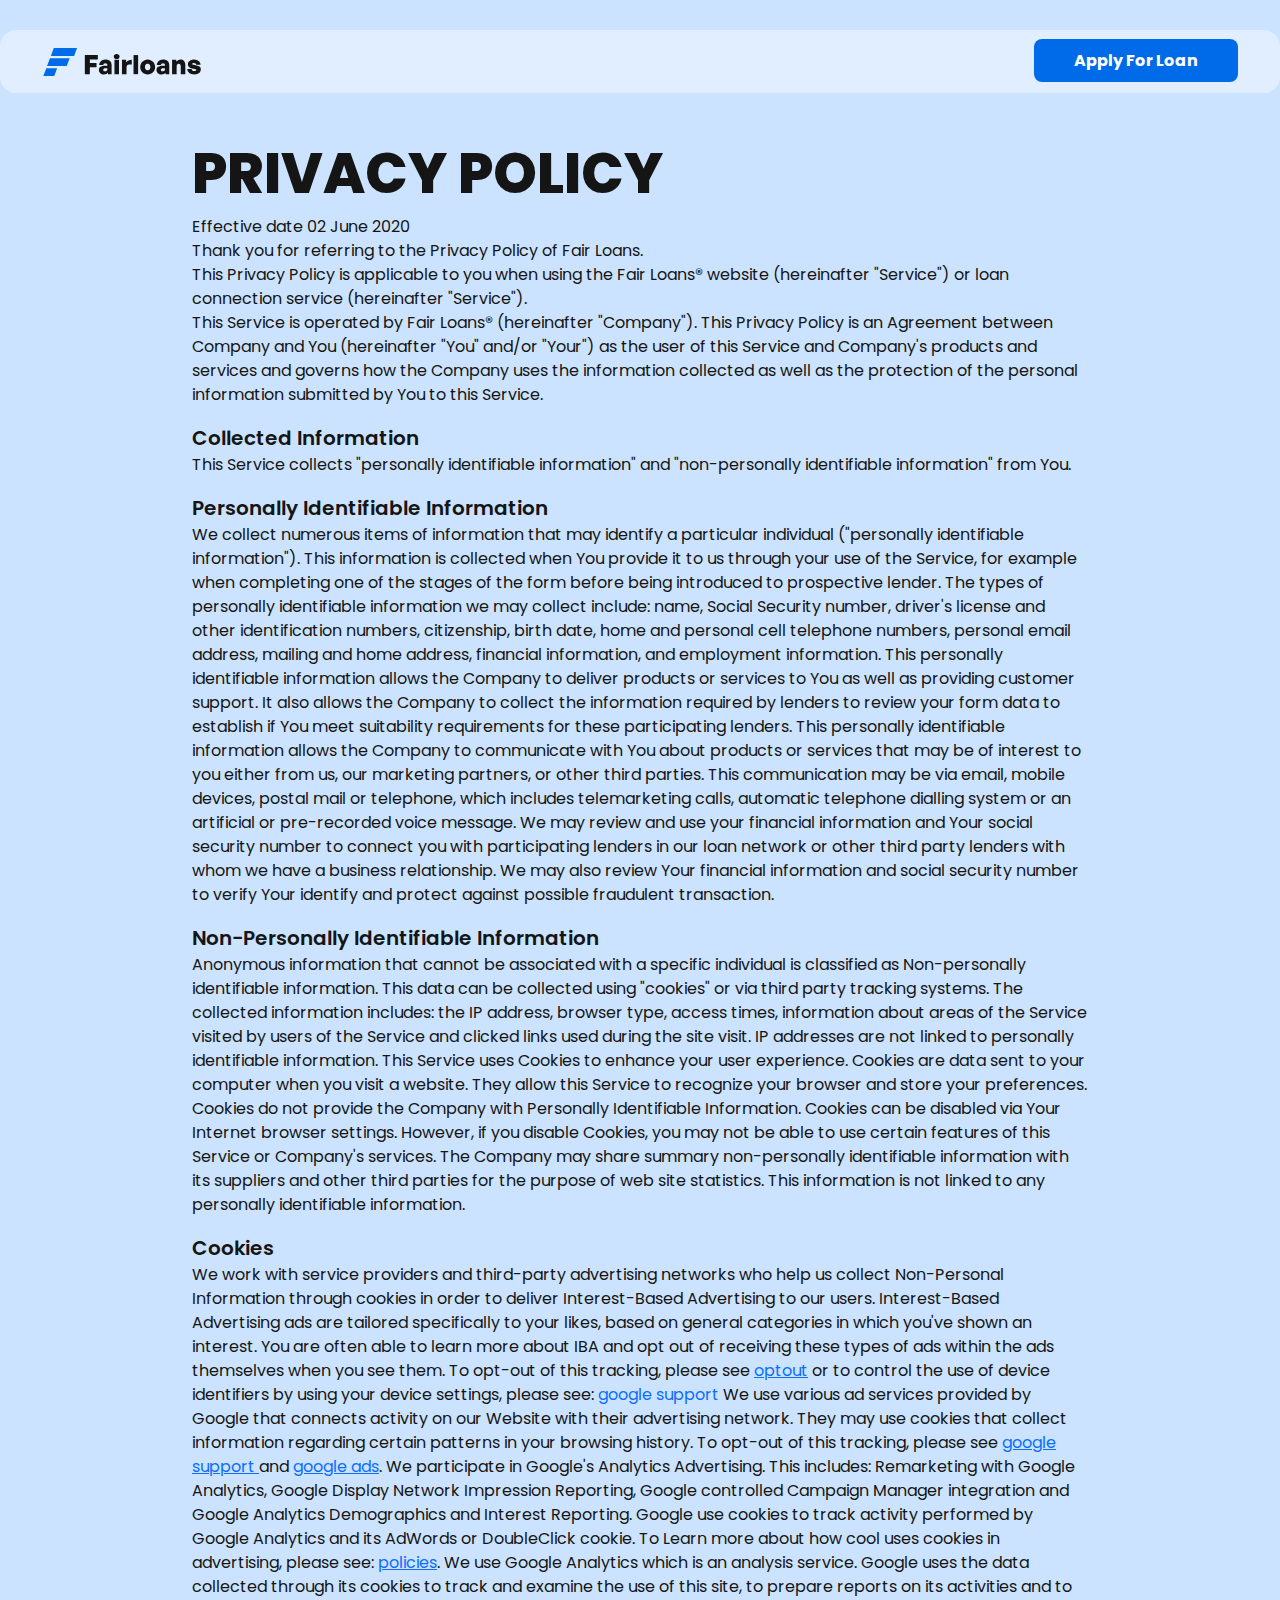
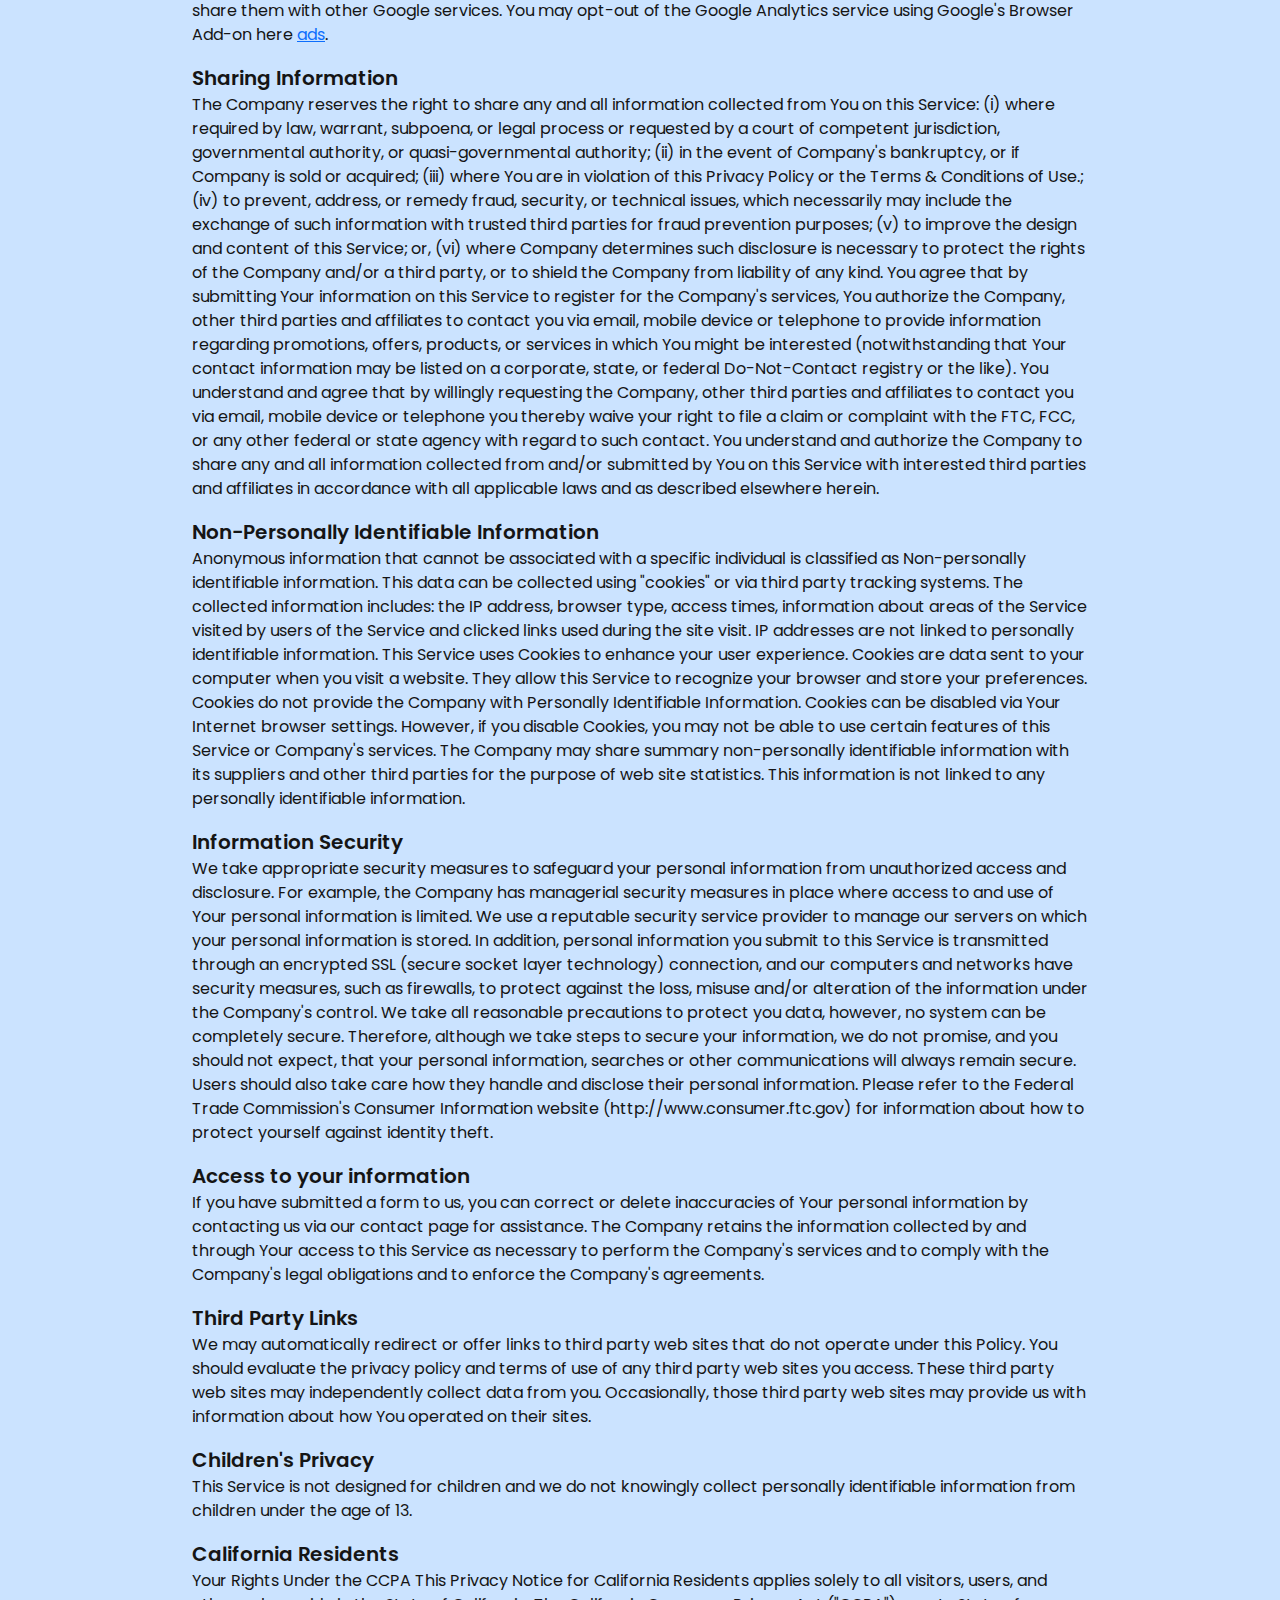
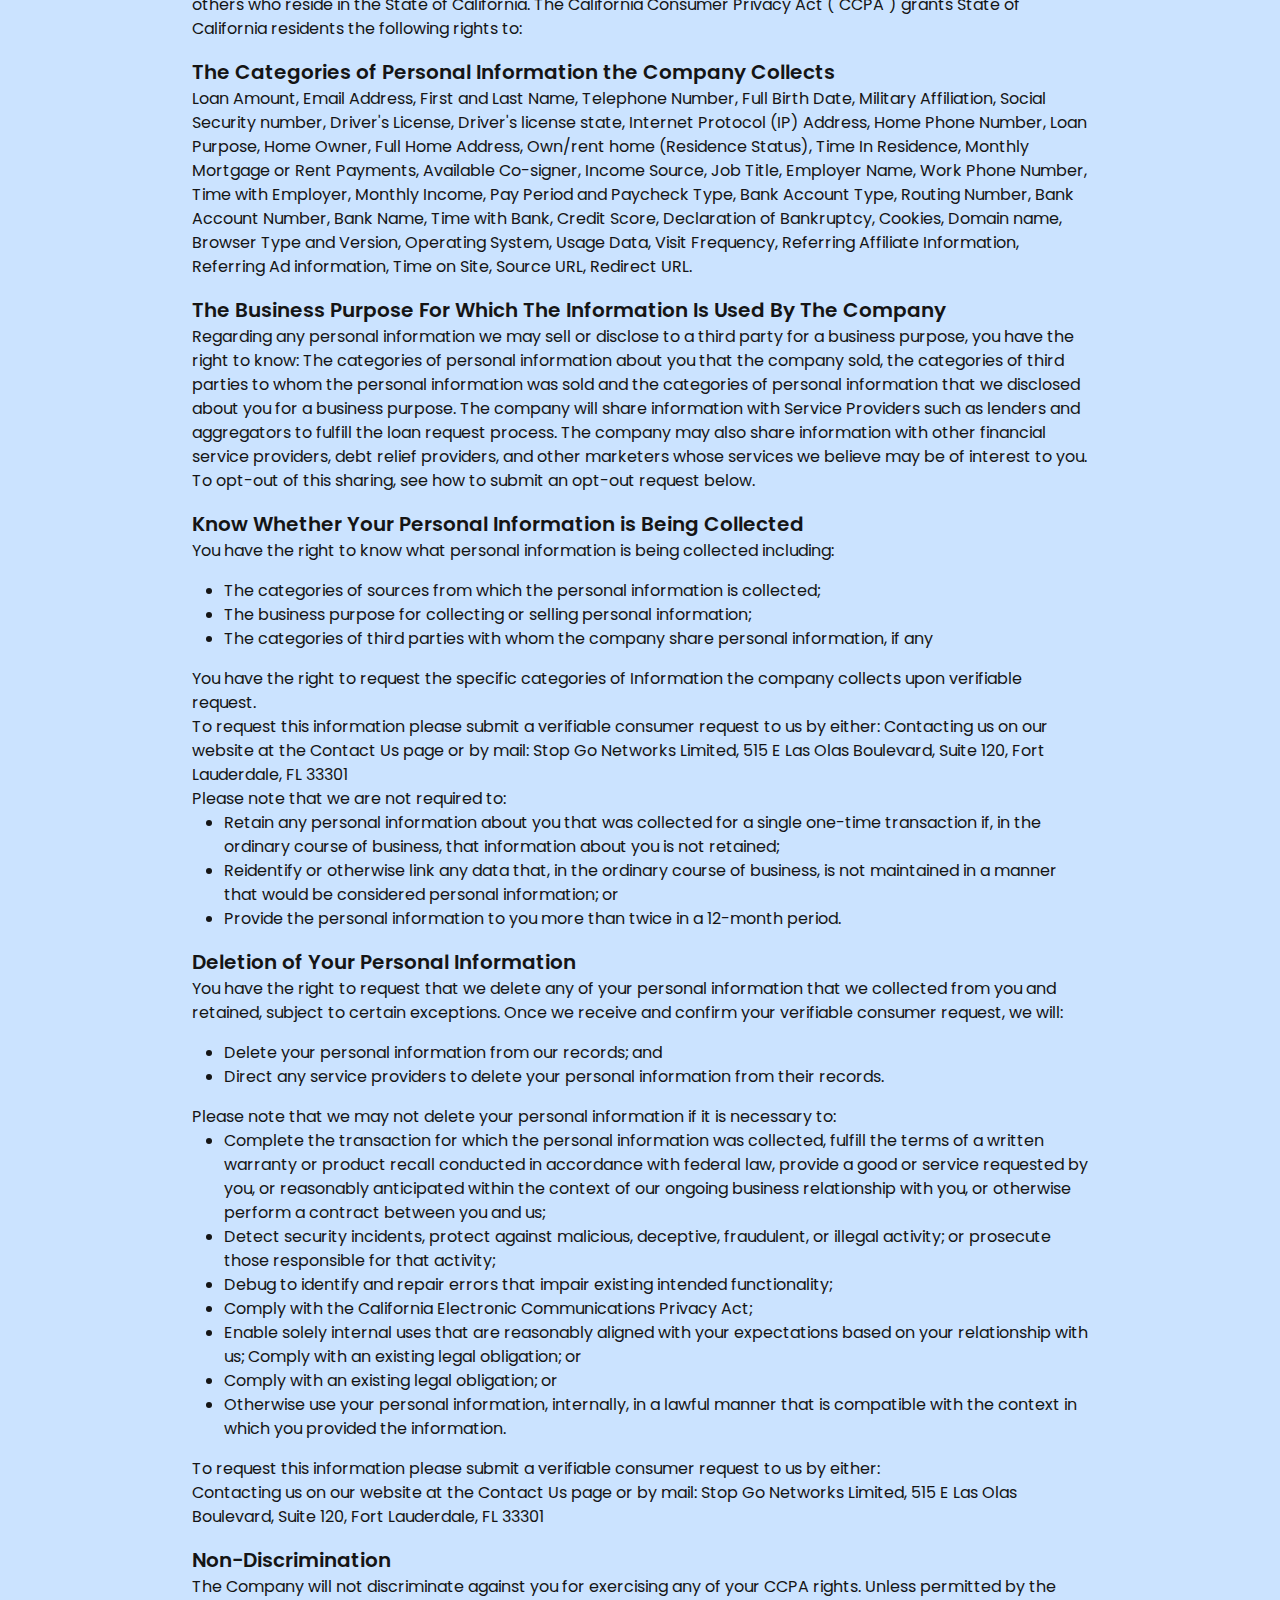
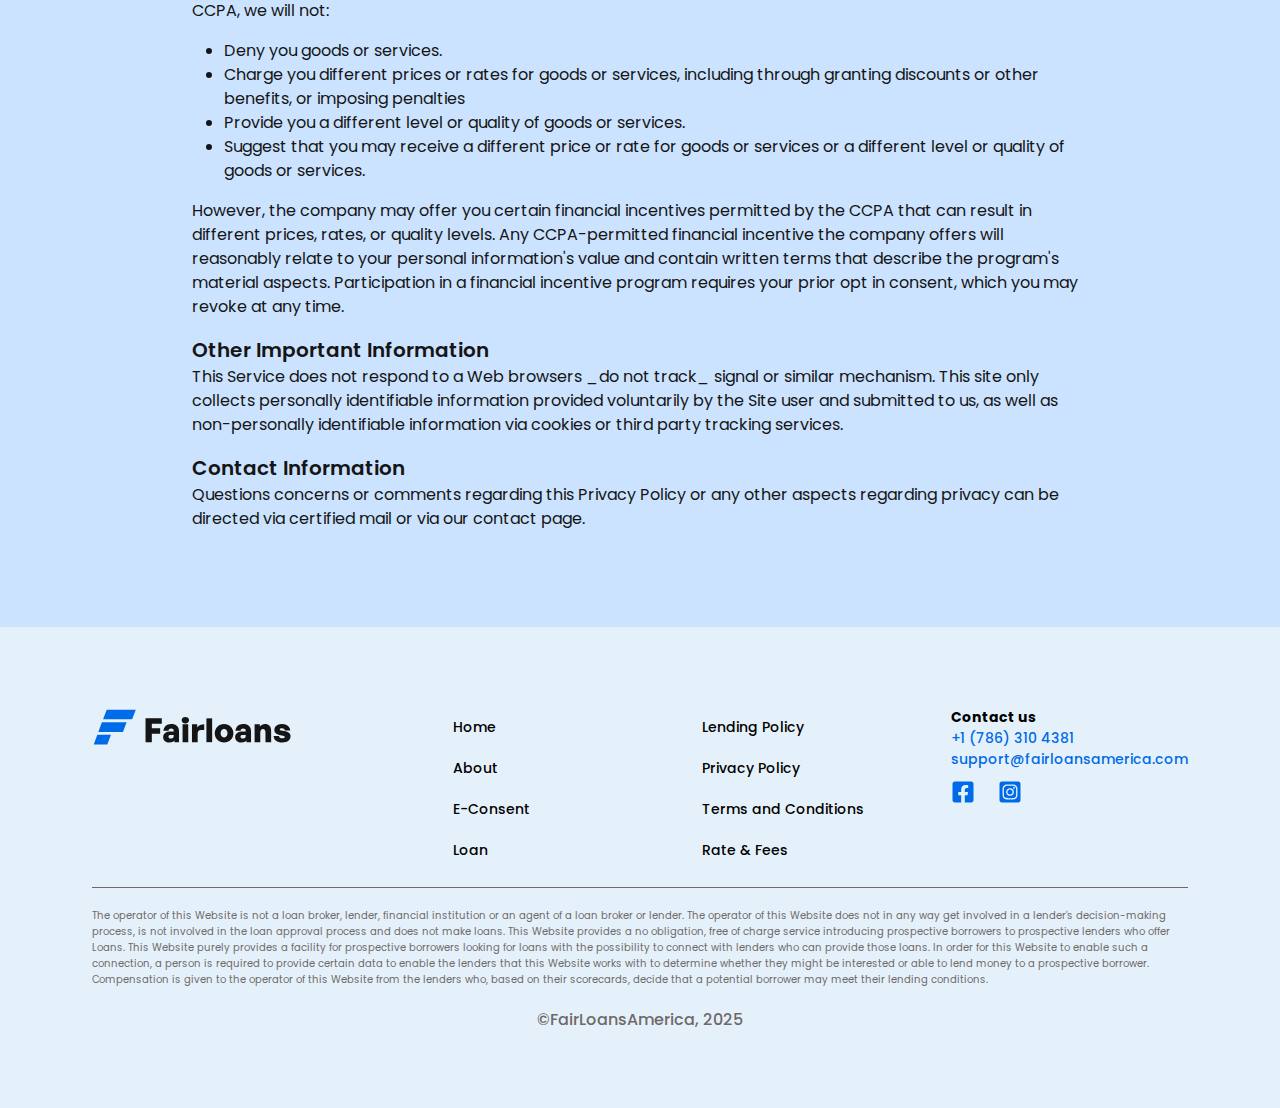
<file: policy/index.html>
<!DOCTYPE html>
<html lang="en">
<head>
    <meta charset="UTF-8">
    <meta name="viewport" content="width=device-width, initial-scale=1.0">
    <title>Fairloansamerica: Privacy Policy</title>
    <link rel="icon" type="image/svg+xml" href="/images/favicon.svg">
    <link href="https://cdn.jsdelivr.net/npm/bootstrap@5.3.3/dist/css/bootstrap.min.css" rel="stylesheet" integrity="sha384-QWTKZyjpPEjISv5WaRU9OFeRpok6YctnYmDr5pNlyT2bRjXh0JMhjY6hW+ALEwIH" crossorigin="anonymous">
    <link
        rel="stylesheet"
        href="https://unicons.iconscout.com/release/v4.0.0/css/line.css"
    />
    <link rel="stylesheet" href="/css/style.css">
    <!-- Meta Pixel Code -->
    <script>
      !function(f,b,e,v,n,t,s)
      {if(f.fbq)return;n=f.fbq=function(){n.callMethod?
      n.callMethod.apply(n,arguments):n.queue.push(arguments)};
      if(!f._fbq)f._fbq=n;n.push=n;n.loaded=!0;n.version='2.0';
      n.queue=[];t=b.createElement(e);t.async=!0;
      t.src=v;s=b.getElementsByTagName(e)[0];
      s.parentNode.insertBefore(t,s)}(window, document,'script',
      'https://connect.facebook.net/en_US/fbevents.js');
      fbq('init', '1308697073672171');
      fbq('track', 'PageView');
      </script>
      <noscript><img height="1" width="1" style="display:none"
      src="https://www.facebook.com/tr?id=1308697073672171&ev=PageView&noscript=1"
      /></noscript>
    <!-- End Meta Pixel Code -->
</head>
<body >
    <div style="background-color: var(--light_blue);  ">
            <!-- NAVBAR STARTS -->
            <div class="navbar-wrapper" >
                <nav class="navbar sticky-top" >
                <div class="container-fluid nev">
                <a class="navbar-brand" href="/"><img src="/images/logo.svg" alt="logo" class="logo" width="80%"  /></a>         
                <div class="tuff" >
                    <a href="https://track.fairloansamerica.com/click" class="get_btn_dek"  style="text-decoration: none; color: var(--white); background-color: var(--blue); border-radius: 8px; padding: 10px 40px; font-size: 16px; font-weight: 700; " >Apply For Loan</a>
                </div>
                </div>
                </nav>
            </div>
            <!-- NAVBAR ENDS -->
    
    
        <div style="width: 70%; margin: auto; padding: 140px 0 80px; ">
            <h1>
                PRIVACY POLICY
            </h1>
            <p>
                Effective date 02 June 2020 <br>
                Thank you for referring to the Privacy Policy of Fair Loans. <br>
                This Privacy Policy is applicable to you when using the Fair Loans® website (hereinafter "Service") or loan connection service (hereinafter "Service"). <br>
                This Service is operated by Fair Loans® (hereinafter "Company"). This Privacy Policy is an Agreement between Company and You (hereinafter "You" and/or "Your") as the user of this Service and Company's products and services and governs how the Company uses the information collected as well as the protection of the personal information submitted by You to this Service.
            </p>
            <p>
                <span style="font-size: 20px; font-weight: 500; font-weight: 600; " >Collected Information</span> <br>                
                This Service collects "personally identifiable information" and "non-personally identifiable information" from You.
            </p>
            <p>
                <span style="font-size: 20px; font-weight: 600; "> Personally Identifiable Information</span> <br>
                            
                We collect numerous items of information that may identify a particular individual ("personally identifiable information"). This information is collected when You provide it to us through your use of the Service, for example when completing one of the stages of the form before being introduced to prospective lender. The types of personally identifiable information we may collect include: name, Social Security number, driver's license and other identification numbers, citizenship, birth date, home and personal cell telephone numbers, personal email address, mailing and home address, financial information, and employment information. This personally identifiable information allows the Company to deliver products or services to You as well as providing customer support. It also allows the Company to collect the information required by lenders to review your form data to establish if You meet suitability requirements for these participating lenders. This personally identifiable information allows the Company to communicate with You about products or services that may be of interest to you either from us, our marketing partners, or other third parties. This communication may be via email, mobile devices, postal mail or telephone, which includes telemarketing calls, automatic telephone dialling system or an artificial or pre-recorded voice message. We may review and use your financial information and Your social security number to connect you with participating lenders in our loan network or other third party lenders with whom we have a business relationship. We may also review Your financial information and social security number to verify Your identify and protect against possible fraudulent transaction.
            </p>
            <p>
                <span style="font-size: 20px; font-weight: 600; ">Non-Personally Identifiable Information</span> <br>
                
                
                Anonymous information that cannot be associated with a specific individual is classified as Non-personally identifiable information. This data can be collected using "cookies" or via third party tracking systems. The collected information includes: the IP address, browser type, access times, information about areas of the Service visited by users of the Service and clicked links used during the site visit. IP addresses are not linked to personally identifiable information. This Service uses Cookies to enhance your user experience. Cookies are data sent to your computer when you visit a website. They allow this Service to recognize your browser and store your preferences. Cookies do not provide the Company with Personally Identifiable Information. Cookies can be disabled via Your Internet browser settings. However, if you disable Cookies, you may not be able to use certain features of this Service or Company's services. The Company may share summary non-personally identifiable information with its suppliers and other third parties for the purpose of web site statistics. This information is not linked to any personally identifiable information.
            </p>
            <p>
              <span style="font-size: 20px; font-weight: 600; word-wrap: break-word; ">Cookies</span> <br>
              
              
              We work with service providers and third-party advertising networks who help us collect Non-Personal Information through cookies in order to deliver Interest-Based Advertising to our users. Interest-Based Advertising ads are tailored specifically to your likes, based on general categories in which you've shown an interest. You are often able to learn more about IBA and opt out of receiving these types of ads within the ads themselves when you see them. To opt-out of this tracking, please see <a href="https://optout.networkadvertising.org/?c=1">optout</a> or to control the use of device identifiers by using your device settings, please see: <a href="https://support.google.com/ads/answer/1660762#mob" style="text-decoration: none;" >google support</a> We use various ad services provided by Google that connects activity on our Website with their advertising network. They may use cookies that collect information regarding certain patterns in your browsing history. To opt-out of this tracking, please see <a href ='https://support.google.com/ads/answer/2662922?hl=en' > google support </a> and <a href="https://adssettings.google.com/authenticated">google ads</a>. We participate in Google's Analytics Advertising. This includes: Remarketing with Google Analytics, Google Display Network Impression Reporting, Google controlled Campaign Manager integration and Google Analytics Demographics and Interest Reporting. Google use cookies to track activity performed by Google Analytics and its AdWords or DoubleClick cookie. To Learn more about how cool uses cookies in advertising, please see: <a href="https://policies.google.com/technologies/ads?hl=en-US" > policies</a>. We use Google Analytics which is an analysis service. Google uses the data collected through its cookies to track and examine the use of this site, to prepare reports on its activities and to share them with other Google services. You may opt-out of the Google Analytics service using Google's Browser Add-on here <a href="https://tools.google.com/dlpage/gaoptout/" >ads</a>.               
              
            </p>
            <p>
                <span style="font-size: 20px; font-weight: 600; ">Sharing Information</span> <br>
                
                The Company reserves the right to share any and all information collected from You on this Service: (i) where required by law, warrant, subpoena, or legal process or requested by a court of competent jurisdiction, governmental authority, or quasi-governmental authority; (ii) in the event of Company's bankruptcy, or if Company is sold or acquired; (iii) where You are in violation of this Privacy Policy or the Terms & Conditions of Use.; (iv) to prevent, address, or remedy fraud, security, or technical issues, which necessarily may include the exchange of such information with trusted third parties for fraud prevention purposes; (v) to improve the design and content of this Service; or, (vi) where Company determines such disclosure is necessary to protect the rights of the Company and/or a third party, or to shield the Company from liability of any kind. You agree that by submitting Your information on this Service to register for the Company's services, You authorize the Company, other third parties and affiliates to contact you via email, mobile device or telephone to provide information regarding promotions, offers, products, or services in which You might be interested (notwithstanding that Your contact information may be listed on a corporate, state, or federal Do-Not-Contact registry or the like). You understand and agree that by willingly requesting the Company, other third parties and affiliates to contact you via email, mobile device or telephone you thereby waive your right to file a claim or complaint with the FTC, FCC, or any other federal or state agency with regard to such contact. You understand and authorize the Company to share any and all information collected from and/or submitted by You on this Service with interested third parties and affiliates in accordance with all applicable laws and as described elsewhere herein.
            </p>
            <p>
                <span style="font-size: 20px; font-weight: 600; ">Non-Personally Identifiable Information</span> <br>
                
                Anonymous information that cannot be associated with a specific individual is classified as Non-personally identifiable information. This data can be collected using "cookies" or via third party tracking systems. The collected information includes: the IP address, browser type, access times, information about areas of the Service visited by users of the Service and clicked links used during the site visit. IP addresses are not linked to personally identifiable information. This Service uses Cookies to enhance your user experience. Cookies are data sent to your computer when you visit a website. They allow this Service to recognize your browser and store your preferences. Cookies do not provide the Company with Personally Identifiable Information. Cookies can be disabled via Your Internet browser settings. However, if you disable Cookies, you may not be able to use certain features of this Service or Company's services. The Company may share summary non-personally identifiable information with its suppliers and other third parties for the purpose of web site statistics. This information is not linked to any personally identifiable information.
            </p>
            <p>
                <span style="font-size: 20px; font-weight: 600; ">Information Security</span> <br>
                
                
                We take appropriate security measures to safeguard your personal information from unauthorized access and disclosure. For example, the Company has managerial security measures in place where access to and use of Your personal information is limited. We use a reputable security service provider to manage our servers on which your personal information is stored. In addition, personal information you submit to this Service is transmitted through an encrypted SSL (secure socket layer technology) connection, and our computers and networks have security measures, such as firewalls, to protect against the loss, misuse and/or alteration of the information under the Company's control. We take all reasonable precautions to protect you data, however, no system can be completely secure. Therefore, although we take steps to secure your information, we do not promise, and you should not expect, that your personal information, searches or other communications will always remain secure. Users should also take care how they handle and disclose their personal information. Please refer to the Federal Trade Commission's Consumer Information website (http://www.consumer.ftc.gov) for information about how to protect yourself against identity theft.
        
            </p>
            <p>
                <span style="font-size: 20px; font-weight: 600; ">Access to your information</span> <br>
                
                
                If you have submitted a form to us, you can correct or delete inaccuracies of Your personal information by contacting us via our contact page for assistance. The Company retains the information collected by and through Your access to this Service as necessary to perform the Company's services and to comply with the Company's legal obligations and to enforce the Company's agreements.
            </p>
            <p>
                <span style="font-size: 20px; font-weight: 600; ">Third Party Links</span> <br>                              
                
                We may automatically redirect or offer links to third party web sites that do not operate under this Policy. You should evaluate the privacy policy and terms of use of any third party web sites you access. These third party web sites may independently collect data from you. Occasionally, those third party web sites may provide us with information about how You operated on their sites.
            </p>
            <p>
                <span style="font-size: 20px; font-weight: 600; ">Children's Privacy</span> <br>                              
                
                This Service is not designed for children and we do not knowingly collect personally identifiable information from children under the age of 13.
            </p>
            <p>
                <span style="font-size: 20px; font-weight: 600; ">California Residents</span> <br>                              
                
                
                Your Rights Under the CCPA
                This Privacy Notice for California Residents applies solely to all visitors, users, and others who reside in the State of California.
                The California Consumer Privacy Act ("CCPA") grants State of California residents the following rights to:
            </p>
            <p>
                <span style="font-size: 20px; font-weight: 600; ">The Categories of Personal Information the Company Collects</span> <br>                            
                
                Loan Amount, Email Address, First and Last Name, Telephone Number, Full Birth Date, Military Affiliation, Social Security number, Driver's License, Driver's license state, Internet Protocol (IP) Address, Home Phone Number, Loan Purpose, Home Owner, Full Home Address, Own/rent home (Residence Status), Time In Residence, Monthly Mortgage or Rent Payments, Available Co-signer, Income Source, Job Title, Employer Name, Work Phone Number, Time with Employer, Monthly Income, Pay Period and Paycheck Type, Bank Account Type, Routing Number, Bank Account Number, Bank Name, Time with Bank, Credit Score, Declaration of Bankruptcy, Cookies, Domain name, Browser Type and Version, Operating System, Usage Data, Visit Frequency, Referring Affiliate Information, Referring Ad information, Time on Site, Source URL, Redirect URL.
            </p>
            <p>
                <span style="font-size: 20px; font-weight: 600; ">The Business Purpose For Which The Information Is Used By The Company</span> <br>                            
                
                
                Regarding any personal information we may sell or disclose to a third party for a business purpose, you have the right to know: The categories of personal information about you that the company sold, the categories of third parties to whom the personal information was sold and the categories of personal information that we disclosed about you for a business purpose. The company will share information with Service Providers such as lenders and aggregators to fulfill the loan request process. The company may also share information with other financial service providers, debt relief providers, and other marketers whose services we believe may be of interest to you. To opt-out of this sharing, see how to submit an opt-out request below.
            </p>
            <p>
                <span style="font-size: 20px; font-weight: 600; ">Know Whether Your Personal Information is Being Collected</span> <br>                            
                
                You have the right to know what personal information is being collected including:
                <ul>
                    <li>The categories of sources from which the personal information is collected;</li>
                    <li>The business purpose for collecting or selling personal information;</li>
                    <li>The categories of third parties with whom the company share personal information, if any</li>
                </ul>              
                
                
                
                You have the right to request the specific categories of Information the company collects upon verifiable request. <br>
                
                To request this information please submit a verifiable consumer request to us by either: Contacting us on our website at the Contact Us page or by mail: Stop Go Networks Limited, 515 E Las Olas Boulevard, Suite 120, Fort Lauderdale, FL 33301 <br>
                
                Please note that we are not required to:
                <ul>
                    <li>Retain any personal information about you that was collected for a single one-time transaction if, in the ordinary course of business, that information about you is not retained;</li>
                    <li>Reidentify or otherwise link any data that, in the ordinary course of business, is not maintained in a manner that would be considered personal information; or</li>
                    <li>Provide the personal information to you more than twice in a 12-month period.</li>
                </ul>             

            </p>
            <p>
                <span style="font-size: 20px; font-weight: 600; ">Deletion of Your Personal Information</span> <br>                            
                
                
                You have the right to request that we delete any of your personal information that we collected from you and retained, subject to certain exceptions. Once we receive and confirm your verifiable consumer request, we will:

                <ul>
                    <li>Delete your personal information from our records; and</li>
                    <li>Direct any service providers to delete your personal information from their records.</li>
                </ul>
                
                
                Please note that we may not delete your personal information if it is necessary to:
                <ul>
                    <li>Complete the transaction for which the personal information was collected, fulfill the terms of a written warranty or product recall conducted in accordance with federal law, provide a good or service requested by you, or reasonably anticipated within the context of our ongoing business relationship with you, or otherwise perform a contract between you and us;</li>
                    <li>
                        Detect security incidents, protect against malicious, deceptive, fraudulent, or illegal activity; or prosecute those responsible for that activity;</li>
                    <li>Debug to identify and repair errors that impair existing intended functionality;</li>
                    <li>Comply with the California Electronic Communications Privacy Act;</li>
                    <li>Enable solely internal uses that are reasonably aligned with your expectations based on your relationship with us; Comply with an existing legal obligation; or</li>
                    <li>Comply with an existing legal obligation; or</li>
                    <li>Otherwise use your personal information, internally, in a lawful manner that is compatible with the context in which you provided the information.</li>
                </ul>
                To request this information please submit a verifiable consumer request to us by either: <br>

                Contacting us on our website at the Contact Us page or by mail: Stop Go Networks Limited, 515 E Las Olas Boulevard, Suite 120, Fort Lauderdale, FL 33301  

            </p>
            <p>
                <span style="font-size: 20px; font-weight: 600; ">Non-Discrimination</span> <br>                            
                
                
                The Company will not discriminate against you for exercising any of your CCPA rights. Unless permitted by the CCPA, we will not:
                <ul>
                    <li>Deny you goods or services.</li>
                    <li> Charge you different prices or rates for goods or services, including through granting discounts or other benefits, or imposing penalties</li>
                    <li>Provide you a different level or quality of goods or services.</li>
                    <li>Suggest that you may receive a different price or rate for goods or services or a different level or quality of goods or services.</li>
                </ul>
                However, the company may offer you certain financial incentives permitted by the CCPA that can result in different prices, rates, or quality levels. Any CCPA-permitted financial incentive the company offers will reasonably relate to your personal information's value and contain written terms that describe the program's material aspects. Participation in a financial incentive program requires your prior opt in consent, which you may revoke at any time.
            </p>
            <p>
                <span style="font-size: 20px; font-weight: 600; ">Other Important Information</span> <br>                            
                
                This Service does not respond to a Web browsers _do not track_ signal or similar mechanism. This site only collects personally identifiable information provided voluntarily by the Site user and submitted to us, as well as non-personally identifiable information via cookies or third party tracking services.
            </p>
            <p>
                <span style="font-size: 20px; font-weight: 600; ">Contact Information</span> <br>                            
                
                Questions concerns or comments regarding this Privacy Policy or any other aspects regarding privacy can be directed via certified mail or via our contact page.
            </p>
            

        </div>

      <!-- Footer Section -->
      <footer class="footer-container">
        <!-- Footer Content -->
        <div class="footer-bottom">
          <div class="container-fluid">
            <div class="row">

              <span class="col-md-4 footer-logo">
                <a class="navbar-brand" href="#"><img src="/images/logo.svg" alt="logo" class="logo"  /></a>
              </span>

              <div class="col-md-8 footer-links">
                <div class="row ">
                  <div class="col-md-4 col-sm-4 footlink">
                    <span> <a href="/">Home</a></span>
                    <span> <a href="/#about">About</a></span>
                    <span> <a href="/consent"> E-Consent</a></span>
                    <span> <a href="/loan">Loan</a></span>
                  </div>
                  <div class="col-md-4 col-sm-4 footlink" >
                    <span> <a href="/lending" > Lending Policy</a></span>
                    <span> <a href="/policy"> Privacy Policy</a></span>
                    <span> <a href="/terms">Terms and Conditions</a> </span>
                    <span> <a href="/rate">Rate & Fees</a> </span>
                  </div>
                  <!-- Social Media Icons -->
                  <div class="col-md-4 soc_link col-sm-4 ">
                    <div style="padding-bottom: 10px;" >
                      <span style="font-weight: 700;" >Contact us</span> <br> 
                      <span class="fts" >+1 (786) 310 4381</span> <br> 
                      <a href="mailto:support@fairloansamerica.com" style="text-decoration: none; "  class="fts" >support@fairloansamerica.com</a>
                    </div>
                    <a href="https://www.facebook.com/share/19fAxvzMyp/?mibextid=wwXIfr" target="_blank">
                      <img src="/images/facebook.svg" alt="">
                    </a>
                    <a href="https://www.instagram.com/fairloans?igsh=bHV2NWpncjBza2p3" target="_blank">
                      <img src="/images/instagram.svg" alt="" class="soc_insta"  style="margin-left: 20px;" >                    
                    </a>
                  </div>
                </div>
              </div>

              <div class="col-md-8 sub-footer-links">
                <div class="row ">
                  <div class="col-6 footlink">
                    <span> <a href="/">Home</a></span>
                    <span> <a href="/#about">About</a></span>
                    <span> <a href="consent"> E-Consent</a></span>
                    <span> <a href="/loan">Loan</a></span>
                  </div>
                  <div class="col-6 footlink" >
                    <span> <a href="/lending" > Lending Policy</a></span>
                    <span> <a href="/policy"> Privacy Policy</a></span>
                    <span> <a href="/terms">Terms and Conditions</a> </span>
                    <span> <a href="/rate">Rate & Fees</a> </span>
                  </div>
                  
                </div>
              </div>

              <!-- Social Media Icons -->
              <div class="col-12 out_lin ">
                <a href="https://www.facebook.com/share/19fAxvzMyp/?mibextid=wwXIfr" target="_blank">
                  <img src="/images/facebook.svg" alt="">
                </a>
                <a href="https://www.instagram.com/fairloans?igsh=bHV2NWpncjBza2p3" target="_blank">
                  <img src="/images/instagram.svg" alt="" class="soc_insta"  style="margin-left: 20px;" >                    
                </a>
                <span class="fst" style="font-size: 14px; margin-left: 10px; font-weight: 700; "  >(+1)7863104381</span>    <br>
                <a href="mailto:support@fairloansamerica.com" style="text-decoration: none; color: inherit; " class="fts" class="" >support@fairloansamerica.com</a>
                                
              </div>
              
            </div>
            <!-- Disclaimer -->
            <p class="disclaimer mt-3">
              The operator of this Website is not a loan broker, lender, financial institution or an agent of a loan broker or lender. The operator of this Website does not in any way get involved in a lender's decision-making process, is not involved in the loan approval process and does not make loans. This Website provides a no obligation, free of charge service introducing prospective borrowers to prospective lenders who offer Loans. This Website purely provides a facility for prospective borrowers looking for loans with the possibility to connect with lenders who can provide those loans. In order for this Website to enable such a connection, a person is required to provide certain data to enable the lenders that this Website works with to determine whether they might be interested or able to lend money to a prospective borrower. Compensation is given to the operator of this Website from the lenders who, based on their scorecards, decide that a potential borrower may meet their lending conditions.
            </p>
            <p style="text-align: center; font-weight: 500; padding: 20px 0; color: #6F6969; " >©FairLoansAmerica, 2025</p>
          </div>
        </div>
      </footer>
    </div>

    <!-- BOOTSTRAP -->
    <script src="https://cdn.jsdelivr.net/npm/bootstrap@5.3.3/dist/js/bootstrap.bundle.min.js" integrity="sha384-YvpcrYf0tY3lHB60NNkmXc5s9fDVZLESaAA55NDzOxhy9GkcIdslK1eN7N6jIeHz" crossorigin="anonymous"></script>
    <!-- BOOTSTRAP -->

    <script type="text/javascript" src="https://track.fairloansamerica.com/track.js?rtkcmpid=67dd3f64a5a5b401a89f42d7"></script>


</body>
</html>
</file>
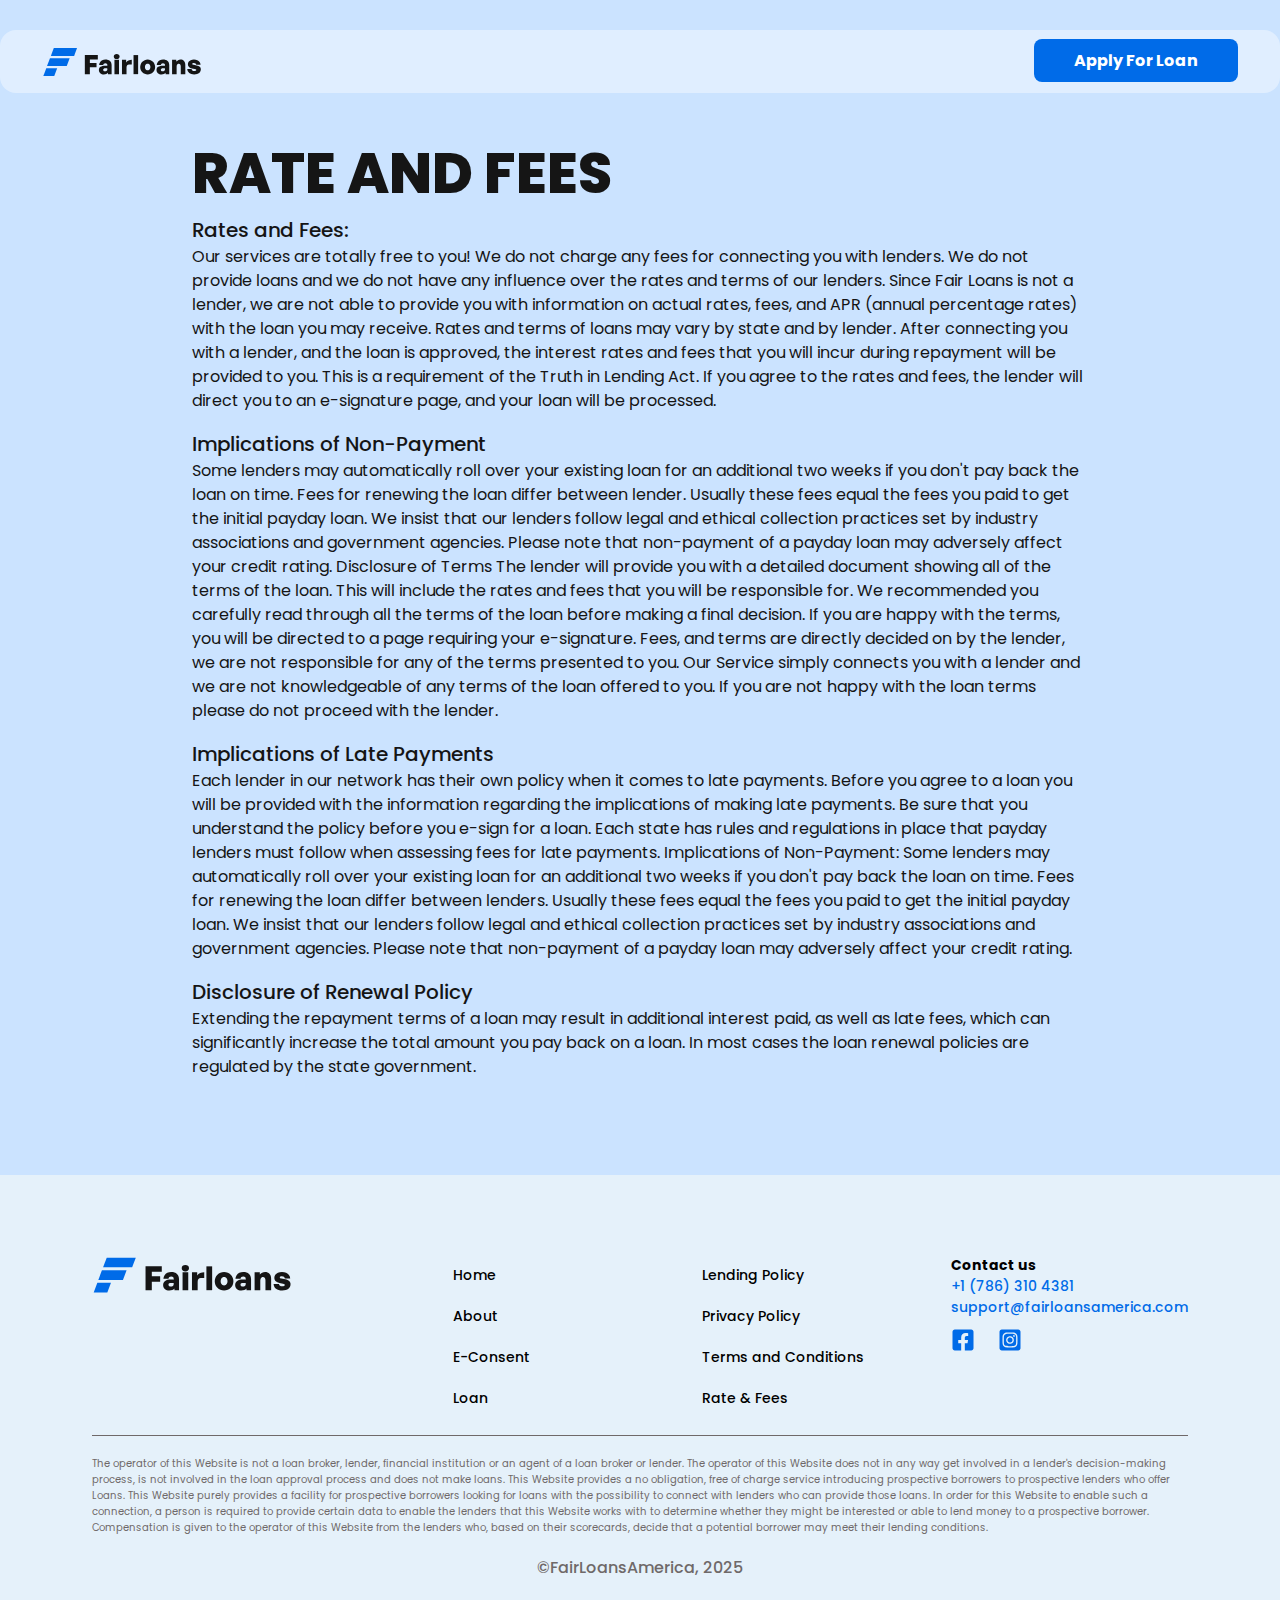
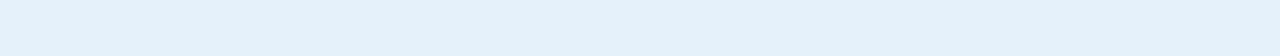
<file: rate/index.html>
<!DOCTYPE html>
<html lang="en">
<head>
    <meta charset="UTF-8">
    <meta name="viewport" content="width=device-width, initial-scale=1.0">
    <title>Fairloansamerica: Rate & Fees</title>
    <link rel="icon" type="image/svg+xml" href="/images/favicon.svg">
    <link href="https://cdn.jsdelivr.net/npm/bootstrap@5.3.3/dist/css/bootstrap.min.css" rel="stylesheet" integrity="sha384-QWTKZyjpPEjISv5WaRU9OFeRpok6YctnYmDr5pNlyT2bRjXh0JMhjY6hW+ALEwIH" crossorigin="anonymous">
    <link
      rel="stylesheet"
      href="https://unicons.iconscout.com/release/v4.0.0/css/line.css"
    />
    <link rel="stylesheet" href="/css/style.css">
    <!-- Meta Pixel Code -->
    <script>
      !function(f,b,e,v,n,t,s)
      {if(f.fbq)return;n=f.fbq=function(){n.callMethod?
      n.callMethod.apply(n,arguments):n.queue.push(arguments)};
      if(!f._fbq)f._fbq=n;n.push=n;n.loaded=!0;n.version='2.0';
      n.queue=[];t=b.createElement(e);t.async=!0;
      t.src=v;s=b.getElementsByTagName(e)[0];
      s.parentNode.insertBefore(t,s)}(window, document,'script',
      'https://connect.facebook.net/en_US/fbevents.js');
      fbq('init', '1308697073672171');
      fbq('track', 'PageView');
      </script>
      <noscript><img height="1" width="1" style="display:none"
      src="https://www.facebook.com/tr?id=1308697073672171&ev=PageView&noscript=1"
      /></noscript>
    <!-- End Meta Pixel Code -->
</head>
<body >
    <div style="background-color: var(--light_blue);  ">
            <!-- NAVBAR STARTS -->
            <div class="navbar-wrapper" >
                <nav class="navbar sticky-top" >
                <div class="container-fluid nev">
                <a class="navbar-brand" href="/"><img src="/images/logo.svg" alt="logo" class="logo" width="80%"  /></a>         
                <div class="tuff" >
                  <a href="https://track.fairloansamerica.com/click" class="get_btn_dek"  style="text-decoration: none; color: var(--white); background-color: var(--blue); border-radius: 8px; padding: 10px 40px; font-size: 16px; font-weight: 700; " >Apply For Loan</a>
                </div>
                </div>
                </nav>
            </div>
            <!-- NAVBAR ENDS -->
    
    
        <div style="width: 70%; margin: auto; padding: 140px 0 80px; ">
            <h1>
                RATE AND FEES
            </h1>
           
            <p>
                <span style="font-size: 20px; font-weight: 500; " >Rates and Fees:</span> <br>
                Our services are totally free to you! We do not charge any fees for connecting you with lenders. We do not provide loans and we do not have any influence over the rates and terms of our lenders. Since Fair Loans is not a lender, we are not able to provide you with information on actual rates, fees, and APR (annual percentage rates) with the loan you may receive. Rates and terms of loans may vary by state and by lender. After connecting you with a lender, and the loan is approved, the interest rates and fees that you will incur during repayment will be provided to you. This is a requirement of the Truth in Lending Act. If you agree to the rates and fees, the lender will direct you to an e-signature page, and your loan will be processed.
            </p>
            <p>
                <span style="font-size: 20px; font-weight: 500; "> Implications of Non-Payment</span> <br>
                
                Some lenders may automatically roll over your existing loan for an additional two weeks if you don't pay back the loan on time. Fees for renewing the loan differ between lender. Usually these fees equal the fees you paid to get the initial payday loan. We insist that our lenders follow legal and ethical collection practices set by industry associations and government agencies. Please note that non-payment of a payday loan may adversely affect your credit rating.

                Disclosure of Terms

                The lender will provide you with a detailed document showing all of the terms of the loan. This will include the rates and fees that you will be responsible for. We recommended you carefully read through all the terms of the loan before making a final decision. If you are happy with the terms, you will be directed to a page requiring your e-signature.

                Fees, and terms are directly decided on by the lender, we are not responsible for any of the terms presented to you. Our Service simply connects you with a lender and we are not knowledgeable of any terms of the loan offered to you. If you are not happy with the loan terms please do not proceed with the lender.
                
            </p>
            <p>
                <span style="font-size: 20px; font-weight: 500; "> Implications of Late Payments</span> <br>
                
                Each lender in our network has their own policy when it comes to late payments. Before you agree to a loan you will be provided with the information regarding the implications of making late payments. Be sure that you understand the policy before you e-sign for a loan. Each state has rules and regulations in place that payday lenders must follow when assessing fees for late payments. Implications of Non-Payment: Some lenders may automatically roll over your existing loan for an additional two weeks if you don't pay back the loan on time. Fees for renewing the loan differ between lenders. Usually these fees equal the fees you paid to get the initial payday loan. We insist that our lenders follow legal and ethical collection practices set by industry associations and government agencies. Please note that non-payment of a payday loan may adversely affect your credit rating.
            </p>
            <p>
                <span style="font-size: 20px; font-weight: 500; "> Disclosure of Renewal Policy</span> <br>
               
                Extending the repayment terms of a loan may result in additional interest paid, as well as late fees, which can significantly increase the total amount you pay back on a loan. In most cases the loan renewal policies are regulated by the state government.
            </p>
          
        </div>

      <!-- Footer Section -->
      <footer class="footer-container">
        <!-- Footer Content -->
        <div class="footer-bottom">
          <div class="container-fluid">
            <div class="row">

              <span class="col-md-4 footer-logo">
                <a class="navbar-brand" href="#"><img src="/images/logo.svg" alt="logo" class="logo"  /></a>
              </span>

              <div class="col-md-8 footer-links">
                <div class="row ">
                  <div class="col-md-4 col-sm-4 footlink">
                    <span> <a href="/">Home</a></span>
                    <span> <a href="/#about">About</a></span>
                    <span> <a href="/consent"> E-Consent</a></span>
                    <span> <a href="/loan">Loan</a></span>
                  </div>
                  <div class="col-md-4 col-sm-4 footlink" >
                    <span> <a href="/lending" > Lending Policy</a></span>
                    <span> <a href="/policy"> Privacy Policy</a></span>
                    <span> <a href="/terms">Terms and Conditions</a> </span>
                    <span> <a href="/rate">Rate & Fees</a> </span>
                  </div>
                  <!-- Social Media Icons -->
                  <div class="col-md-4 soc_link col-sm-4 ">
                    <div style="padding-bottom: 10px;" >
                      <span style="font-weight: 700;" >Contact us</span> <br> 
                      <span class="fts" >+1 (786) 310 4381</span> <br> 
                      <a href="mailto:support@fairloansamerica.com" style="text-decoration: none; "  class="fts" >support@fairloansamerica.com</a>
                    </div>
                    <a href="https://www.facebook.com/share/19fAxvzMyp/?mibextid=wwXIfr" target="_blank">
                      <img src="/images/facebook.svg" alt="">
                    </a>
                    <a href="https://www.instagram.com/fairloans?igsh=bHV2NWpncjBza2p3" target="_blank">
                      <img src="/images/instagram.svg" alt="" class="soc_insta"  style="margin-left: 20px;" >                    
                    </a>
                  </div>
                </div>
              </div>

              <div class="col-md-8 sub-footer-links">
                <div class="row ">
                  <div class="col-6 footlink">
                    <span> <a href="/">Home</a></span>
                    <span> <a href="/#about">About</a></span>
                    <span> <a href="consent"> E-Consent</a></span>
                    <span> <a href="/loan">Loan</a></span>
                  </div>
                  <div class="col-6 footlink" >
                    <span> <a href="/lending" > Lending Policy</a></span>
                    <span> <a href="/policy"> Privacy Policy</a></span>
                    <span> <a href="/terms">Terms and Conditions</a> </span>
                    <span> <a href="/rate">Rate & Fees</a> </span>
                  </div>
                  
                </div>
              </div>

              <!-- Social Media Icons -->
              <div class="col-12 out_lin ">
                <a href="https://www.facebook.com/share/19fAxvzMyp/?mibextid=wwXIfr" target="_blank">
                  <img src="/images/facebook.svg" alt="">
                </a>
                <a href="https://www.instagram.com/fairloans?igsh=bHV2NWpncjBza2p3" target="_blank">
                  <img src="/images/instagram.svg" alt="" class="soc_insta"  style="margin-left: 20px;" >                    
                </a>
                <span class="fst" style="font-size: 14px; margin-left: 10px; font-weight: 700; "  >(+1)7863104381</span>    <br>
                <a href="mailto:support@fairloansamerica.com" style="text-decoration: none; color: inherit; " class="fts" class="" >support@fairloansamerica.com</a>
                                
              </div>
              
            </div>
            <!-- Disclaimer -->
            <p class="disclaimer mt-3">
              The operator of this Website is not a loan broker, lender, financial institution or an agent of a loan broker or lender. The operator of this Website does not in any way get involved in a lender's decision-making process, is not involved in the loan approval process and does not make loans. This Website provides a no obligation, free of charge service introducing prospective borrowers to prospective lenders who offer Loans. This Website purely provides a facility for prospective borrowers looking for loans with the possibility to connect with lenders who can provide those loans. In order for this Website to enable such a connection, a person is required to provide certain data to enable the lenders that this Website works with to determine whether they might be interested or able to lend money to a prospective borrower. Compensation is given to the operator of this Website from the lenders who, based on their scorecards, decide that a potential borrower may meet their lending conditions.
            </p>
            <p style="text-align: center; font-weight: 500; padding: 20px 0; color: #6F6969; " >©FairLoansAmerica, 2025</p>
          </div>
        </div>
      </footer>
        
    </div>

    <!-- BOOTSTRAP -->
    <script src="https://cdn.jsdelivr.net/npm/bootstrap@5.3.3/dist/js/bootstrap.bundle.min.js" integrity="sha384-YvpcrYf0tY3lHB60NNkmXc5s9fDVZLESaAA55NDzOxhy9GkcIdslK1eN7N6jIeHz" crossorigin="anonymous"></script>
    <!-- BOOTSTRAP -->

    <script type="text/javascript" src="https://track.fairloansamerica.com/track.js?rtkcmpid=67dd3f64a5a5b401a89f42d7"></script>

</body>
</html>
</file>
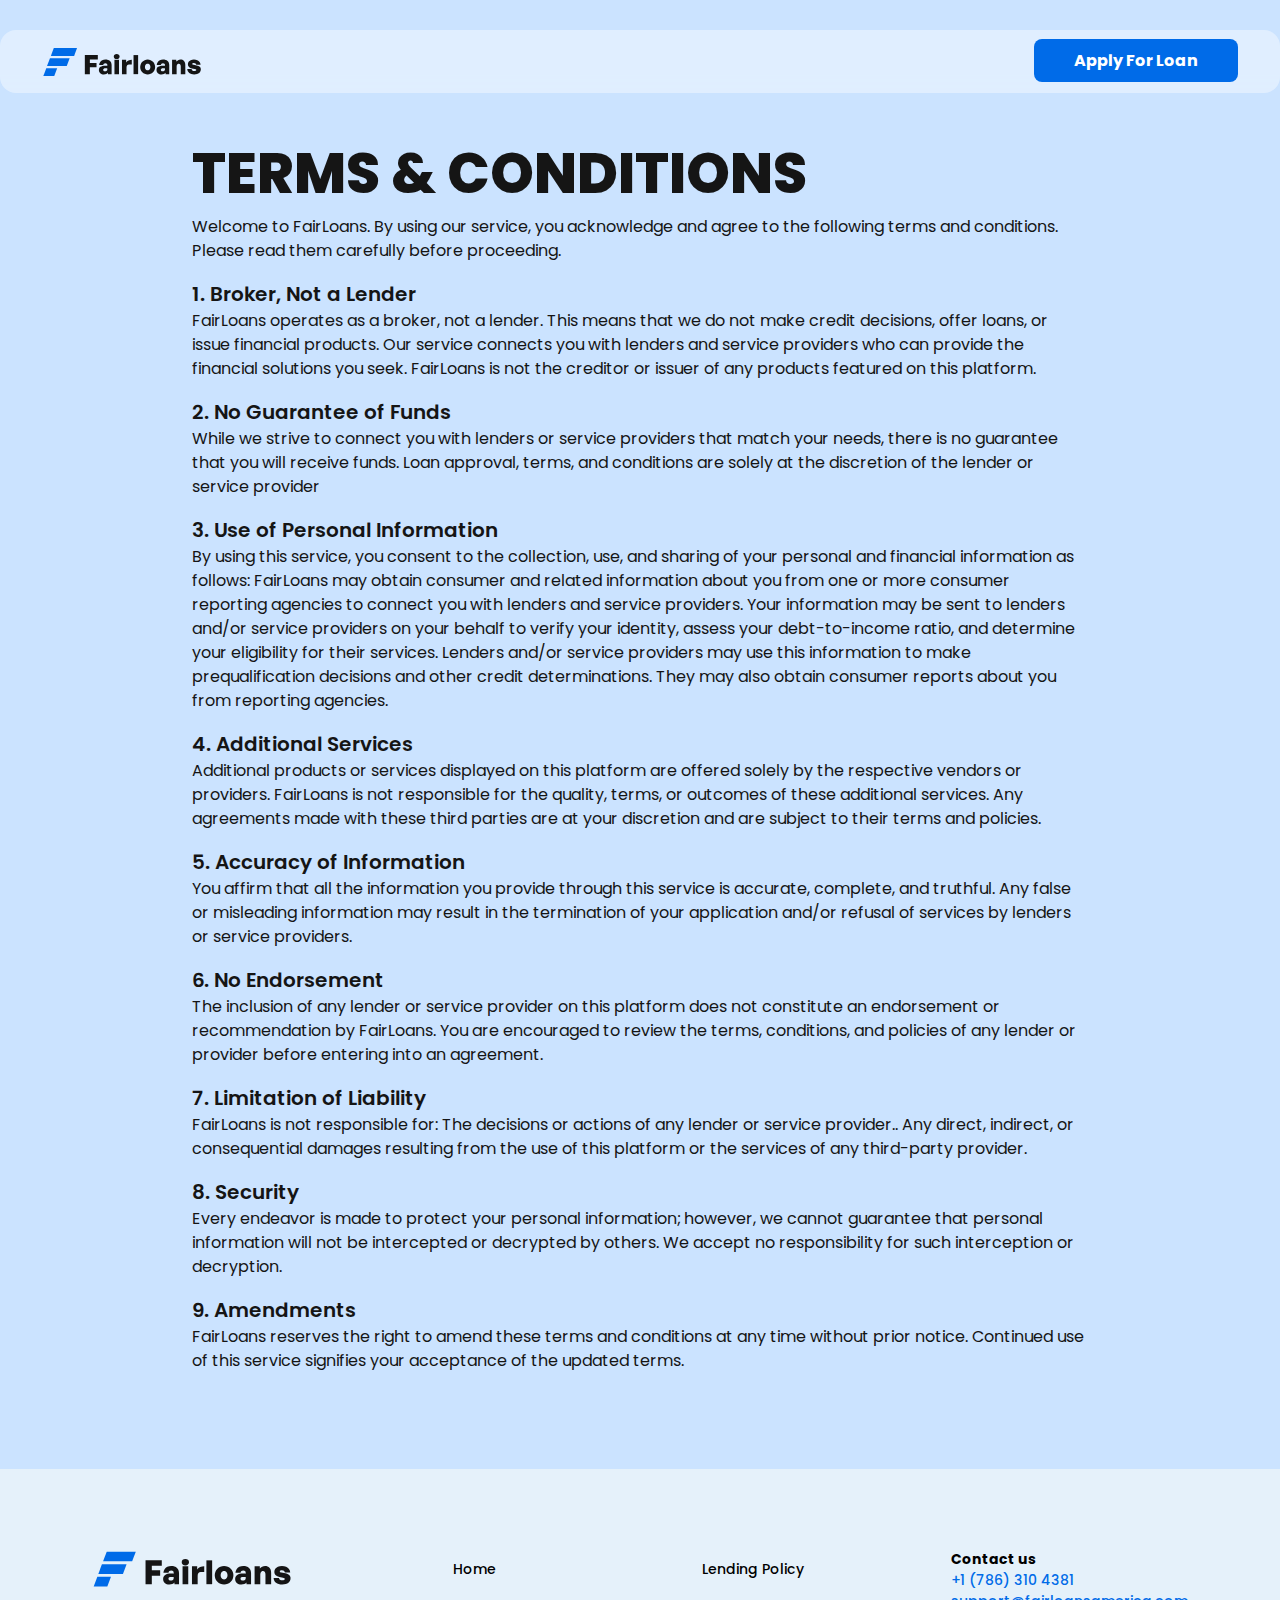
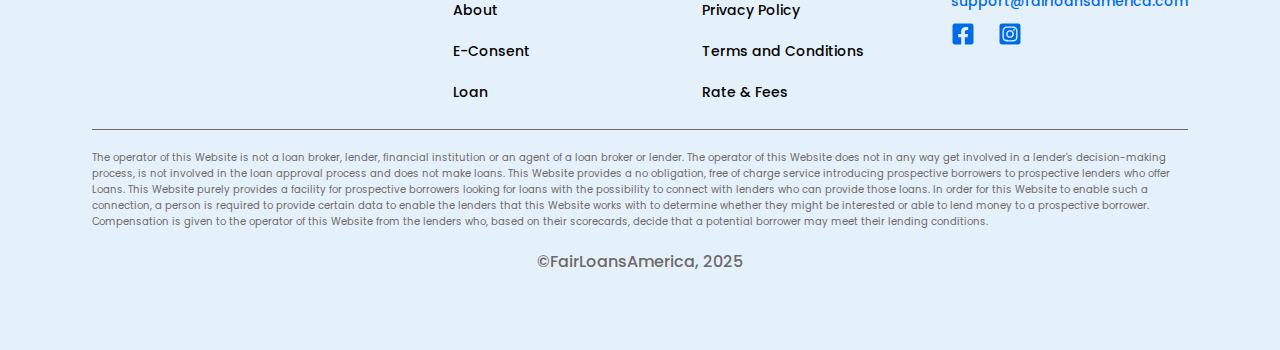
<file: terms/index.html>
<!DOCTYPE html>
<html lang="en">
<head>
    <meta charset="UTF-8">
    <meta name="viewport" content="width=device-width, initial-scale=1.0">
    <title>Fairloansamerica: Terms and conditions</title>
    <link rel="icon" type="image/svg+xml" href="/images/favicon.svg">
    <link href="https://cdn.jsdelivr.net/npm/bootstrap@5.3.3/dist/css/bootstrap.min.css" rel="stylesheet" integrity="sha384-QWTKZyjpPEjISv5WaRU9OFeRpok6YctnYmDr5pNlyT2bRjXh0JMhjY6hW+ALEwIH" crossorigin="anonymous">
    <link
        rel="stylesheet"
        href="https://unicons.iconscout.com/release/v4.0.0/css/line.css"
      />
      <link rel="stylesheet" href="/css/style.css">
    <!-- Meta Pixel Code -->
    <script>
      !function(f,b,e,v,n,t,s)
      {if(f.fbq)return;n=f.fbq=function(){n.callMethod?
      n.callMethod.apply(n,arguments):n.queue.push(arguments)};
      if(!f._fbq)f._fbq=n;n.push=n;n.loaded=!0;n.version='2.0';
      n.queue=[];t=b.createElement(e);t.async=!0;
      t.src=v;s=b.getElementsByTagName(e)[0];
      s.parentNode.insertBefore(t,s)}(window, document,'script',
      'https://connect.facebook.net/en_US/fbevents.js');
      fbq('init', '1308697073672171');
      fbq('track', 'PageView');
      </script>
      <noscript><img height="1" width="1" style="display:none"
      src="https://www.facebook.com/tr?id=1308697073672171&ev=PageView&noscript=1"
      /></noscript>
    <!-- End Meta Pixel Code -->
</head>
<body >
    <div style="background-color: var(--light_blue);  ">
            <!-- NAVBAR STARTS -->
            <div class="navbar-wrapper" >
                <nav class="navbar sticky-top" >
                <div class="container-fluid nev">
                <a class="navbar-brand" href="/"><img src="/images/logo.svg" alt="logo" class="logo" width="80%"  /></a>         
                <div class="tuff" >
                  <a  href="https://track.fairloansamerica.com/click" class="get_btn_dek"  style="text-decoration: none; color: var(--white); background-color: var(--blue); border-radius: 8px; padding: 10px 40px; font-size: 16px; font-weight: 700; " >Apply For Loan</a>
                </div>
                </div>
                </nav>
            </div>
            <!-- NAVBAR ENDS -->
    
    
        <div style="width: 70%; margin: auto; padding: 140px 0 80px; ">
            <h1>
                TERMS & CONDITIONS
            </h1>
            <p>
                Welcome to FairLoans. By using our service, you acknowledge and agree to the following terms and conditions. Please read them carefully before proceeding.
            </p>
            <p>
                <span style="font-size: 20px; font-weight: 600; " >1. Broker, Not a Lender</span> <br>
                FairLoans operates as a broker, not a lender. This means that we do not make credit decisions, offer loans, or issue financial products. Our service connects you with lenders and service providers who can provide the financial solutions you seek. FairLoans is not the creditor or issuer of any products featured on this platform.
            </p>
            <p>
                <span style="font-size: 20px; font-weight: 600; ">2. No Guarantee of Funds</span> <br>
                
                While we strive to connect you with lenders or service providers that match your needs, there is no guarantee that you will receive funds. Loan approval, terms, and conditions are solely at the discretion of the lender or service provider
                
               
            </p>
            <p>
                <span style="font-size: 20px; font-weight: 600; "> 3. Use of Personal Information</span> <br>
                By using this service, you consent to the collection, use, and sharing of your personal and financial information as follows:
                FairLoans may obtain consumer and related information about you from one or more consumer reporting agencies to connect you with lenders and service providers.
                Your information may be sent to lenders and/or service providers on your behalf to verify your identity, assess your debt-to-income ratio, and determine your eligibility for their services.
                Lenders and/or service providers may use this information to make prequalification decisions and other credit determinations. They may also obtain consumer reports about you from reporting agencies.
            </p>
            <p>
                <span style="font-size: 20px; font-weight: 600; ">4. Additional Services</span> <br>
                
                Additional products or services displayed on this platform are offered solely by the respective vendors or providers. FairLoans is not responsible for the quality, terms, or outcomes of these additional services. Any agreements made with these third parties are at your discretion and are subject to their terms and policies.
            </p>
            <p>
                <span style="font-size: 20px; font-weight: 600; ">5. Accuracy of Information</span> <br>
                
                You affirm that all the information you provide through this service is accurate, complete, and truthful. Any false or misleading information may result in the termination of your application and/or refusal of services by lenders or service providers.
            </p>
            <p>
                <span style="font-size: 20px; font-weight: 600; "> 6. No Endorsement</span> <br>
                
               
                The inclusion of any lender or service provider on this platform does not constitute an endorsement or recommendation by FairLoans. You are encouraged to review the terms, conditions, and policies of any lender or provider before entering into an agreement.
            </p>
            <p>
                <span style="font-size: 20px; font-weight: 600; ">7. Limitation of Liability</span> <br>
                
                FairLoans is not responsible for:
                The decisions or actions of any lender or service provider..
                Any direct, indirect, or consequential damages resulting from the use of this platform or the services of any third-party provider.
            </p>
            <p>
                <span style="font-size: 20px; font-weight: 600; ">8. Security</span> <br>
                
                
                Every endeavor is made to protect your personal information; however, we cannot guarantee that personal information will not be intercepted or decrypted by others. We accept no responsibility for such interception or decryption.
            </p>
            <p>
                <span style="font-size: 20px; font-weight: 600; "> 9. Amendments</span> <br>
               
                FairLoans reserves the right to amend these terms and conditions at any time without prior notice. Continued use of this service signifies your acceptance of the updated terms.
            </p>
        </div>

      <!-- Footer Section -->
      <footer class="footer-container">
        <!-- Footer Content -->
        <div class="footer-bottom">
          <div class="container-fluid">
            <div class="row">

              <span class="col-md-4 footer-logo">
                <a class="navbar-brand" href="#"><img src="/images/logo.svg" alt="logo" class="logo"  /></a>
              </span>

              <div class="col-md-8 footer-links">
                <div class="row ">
                  <div class="col-md-4 col-sm-4 footlink">
                    <span> <a href="/">Home</a></span>
                    <span> <a href="/#about">About</a></span>
                    <span> <a href="/consent"> E-Consent</a></span>
                    <span> <a href="/loan">Loan</a></span>
                  </div>
                  <div class="col-md-4 col-sm-4 footlink" >
                    <span> <a href="/lending" > Lending Policy</a></span>
                    <span> <a href="/policy"> Privacy Policy</a></span>
                    <span> <a href="/terms">Terms and Conditions</a> </span>
                    <span> <a href="/rate">Rate & Fees</a> </span>
                  </div>
                  <!-- Social Media Icons -->
                  <div class="col-md-4 soc_link col-sm-4 ">
                    <div style="padding-bottom: 10px;" >
                      <span style="font-weight: 700;" >Contact us</span> <br> 
                      <span class="fts" >+1 (786) 310 4381</span> <br> 
                      <a href="mailto:support@fairloansamerica.com" style="text-decoration: none; "  class="fts" >support@fairloansamerica.com</a>
                    </div>
                    <a href="https://www.facebook.com/share/19fAxvzMyp/?mibextid=wwXIfr" target="_blank">
                      <img src="/images/facebook.svg" alt="">
                    </a>
                    <a href="https://www.instagram.com/fairloans?igsh=bHV2NWpncjBza2p3" target="_blank">
                      <img src="/images/instagram.svg" alt="" class="soc_insta"  style="margin-left: 20px;" >                    
                    </a>
                  </div>
                </div>
              </div>

              <div class="col-md-8 sub-footer-links">
                <div class="row ">
                  <div class="col-6 footlink">
                    <span> <a href="/">Home</a></span>
                    <span> <a href="/#about">About</a></span>
                    <span> <a href="consent"> E-Consent</a></span>
                    <span> <a href="/loan">Loan</a></span>
                  </div>
                  <div class="col-6 footlink" >
                    <span> <a href="/lending" > Lending Policy</a></span>
                    <span> <a href="/policy"> Privacy Policy</a></span>
                    <span> <a href="/terms">Terms and Conditions</a> </span>
                    <span> <a href="/rate">Rate & Fees</a> </span>
                  </div>
                  
                </div>
              </div>

              <!-- Social Media Icons -->
              <div class="col-12 out_lin ">
                <a href="https://www.facebook.com/share/19fAxvzMyp/?mibextid=wwXIfr" target="_blank">
                  <img src="/images/facebook.svg" alt="">
                </a>
                <a href="https://www.instagram.com/fairloans?igsh=bHV2NWpncjBza2p3" target="_blank">
                  <img src="/images/instagram.svg" alt="" class="soc_insta"  style="margin-left: 20px;" >                    
                </a>
                <span class="fst" style="font-size: 14px; margin-left: 10px; font-weight: 700; "  >(+1)7863104381</span>    <br>
                <a href="mailto:support@fairloansamerica.com" style="text-decoration: none; color: inherit; " class="fts" class="" >support@fairloansamerica.com</a>
                                
              </div>
              
            </div>
            <!-- Disclaimer -->
            <p class="disclaimer mt-3">
              The operator of this Website is not a loan broker, lender, financial institution or an agent of a loan broker or lender. The operator of this Website does not in any way get involved in a lender's decision-making process, is not involved in the loan approval process and does not make loans. This Website provides a no obligation, free of charge service introducing prospective borrowers to prospective lenders who offer Loans. This Website purely provides a facility for prospective borrowers looking for loans with the possibility to connect with lenders who can provide those loans. In order for this Website to enable such a connection, a person is required to provide certain data to enable the lenders that this Website works with to determine whether they might be interested or able to lend money to a prospective borrower. Compensation is given to the operator of this Website from the lenders who, based on their scorecards, decide that a potential borrower may meet their lending conditions.
            </p>
            <p style="text-align: center; font-weight: 500; padding: 20px 0; color: #6F6969; " >©FairLoansAmerica, 2025</p>
          </div>
        </div>
      </footer>
        
    </div>

    <!-- BOOTSTRAP -->
    <script src="https://cdn.jsdelivr.net/npm/bootstrap@5.3.3/dist/js/bootstrap.bundle.min.js" integrity="sha384-YvpcrYf0tY3lHB60NNkmXc5s9fDVZLESaAA55NDzOxhy9GkcIdslK1eN7N6jIeHz" crossorigin="anonymous"></script>
    <!-- BOOTSTRAP -->

    <script type="text/javascript" src="https://track.fairloansamerica.com/track.js?rtkcmpid=67dd3f64a5a5b401a89f42d7"></script>


</body>
</html>
</file>
<file: css/style.css>
@import url('https://fonts.googleapis.com/css2?family=Poppins:wght@100;200;300;400;500;600;700;800;900&display=swap');
  
:root { 
  /* THEME COLOURS */
  --dark_black: #151515;
  --dark_grey: #212529;
  --blue: #006BE8;
  --grey:#6F6969;
  --white: #FFFFFF;
  --off_green: #1B424C;
  --whitish: #E8F3FF;
  --off_white: #F8F8F8;
  --light_blue:#CBE3FF;
  --blueish: #3B82F6;
  --greyish: #DEE2E6;
  --shade_grey: #4B5563;
  --black: #000000;
}



html {
  scroll-behavior: smooth;
}

* {
  margin: 0;
  padding: 0;
  box-sizing: border-box;
}

body {
  
  background-color: var(--white);
  color: var(--dark_black);
  font-family: 'Poppins', sans-serif;

}



p{
  font-size: 1rem;
  
}

.alone{
  font-size: 0.75rem;
  font-weight: 300;
}

h1{
  font-size: 3.5rem;
  color: var(--dark_black);
  font-weight: 800;
}

h2{
  font-size: 2rem;
  color: var(--dark_black);
  font-weight: 600;
}

h3{
  font-size: 20px;
}



/* NAVBAR STYLES */

.navbar{
  padding: 10px 30px;
  border-radius: 16px;
  background: rgba(255, 255, 255, 0.4) !important;
  backdrop-filter: blur(10px); /* Apply background blur */
  -webkit-backdrop-filter: blur(10px); /* For Safari */
  max-width: 1300px;
  margin: auto;
  z-index: 111;
}

.navbar-wrapper {
  position: fixed;
  top: 30px;
  left: 0;
  width: 100%;
  background: var(--red); /* Match the navbar background */
  z-index: 11; /* Put it behind the navbar */
  height: 80px; /* Adjust to fit the navbar height */
}

.nev{
  display: flex !important;
  align-items: center !important;
  justify-content: space-between !important;
}

.nbDesk{
  flex: 50% !important;
  justify-content: space-evenly !important; 
}

/* .navbar-nav{
  display: flex !important;
} */

.navbar-nav {
  display: block !important;
  text-align: center !important;
}

.nav-item {
  display: inline-block !important;
  padding: 0 10px 0 10px !important;
}

.nav-link{
  color: var(--shade_grey) !important;
  font-weight: 400;
  font-size: 13px !important;
}



.shade{
  position: relative;
  
}

.get_btn_mob{
  display: none;
}


.hero_card_mini{
  display: none;
}

.hero_btn{
  padding: 0px !important;
}


.loan-text {
  position: absolute;
  bottom: 0%;
  left: 50%;
  transform: translate(-50%, 0%);
  font-size: 190px; /* Large text */
  font-weight: bold;
  color: rgba(232, 243, 255, 1);
  opacity: 10%; 
  -webkit-text-stroke: 2px var(--blue);
  text-transform: uppercase;
  /* z-index: 1; */
  text-align: center;
  width: 140%;
}


/* Why Section */


.why-choose-section {
  padding: 80px 0;
}

.why-us {
  font-size: 14px;
  color: var(--off_green);
  font-weight: 700;
  text-transform: uppercase;
}

.why-title {
  font-size: 1.8rem;
  font-weight: 600;
  
}

.why-desc {
  font-size: 16px;
  color: var(--grey);
}

/* Ensuring no gaps between boxes */
.why_row {
  margin: 0;  /* Remove default Bootstrap row margin */
  display: flex;
  flex-wrap: wrap;
  row-gap: 0;
  column-gap: 0;
}

.feature-box {
  background: #fff;
  padding: 20px;
  border-radius: 0; /* Remove border radius for full attachment */
  text-align: center;
  box-shadow: none;
  width: 100%; /* Ensure full width */
  min-height: 250px;
}

.feature-box img {
  width: 50px;
  margin-bottom: 15px;
}

.feature-box h4 {
  font-size: 18px;
  font-weight: bold;
}

.feature-box p {
  font-size: 14px;
  color: #666;
}

/* Ensure the title box aligns well with other boxes */
.title-box {
  text-align: left;
  /* background: transparent; */
  box-shadow: none;
}



/* About Section */


/* Requirement Section */

.eligibility-section {
  background-color: var(--light_blue); /* Light blue background */
  padding: 70px 0;
}

.subheading {
  font-size: 14px;
  font-weight: 700;
  text-transform: uppercase;
  color: var(--off_green);
}

.heading {
  font-weight: 600;
}

.requirement-box {
  background: white;
  border-radius: 16px;
  padding: 20px;
  text-align: center;
  margin-bottom: 20px;
  height: 270px !important;
}

.requirement-box img {
  margin-bottom: 10px;
}

.requirement-box .img1 {
  width: 30%;
}

.requirement-box .img2 {
  width: 60%;
}

.requirement-box .img3 {
  width: 30%;
}

.requirement-box .img4 {
  width: 60%;
}

.requirement-box .img5 {
  width: 60%;
}

.requirement p {
  font-size: 24px;
  font-weight: 600;
  color: var(--dark_grey);
  text-align: center;
}





/* Work Section */

.work_steps{
  padding-top: 20px !important;
}
.work_steps img {
  width: 7%;
}


/* Testimonial New Correct */

.testimonial-section {
  padding: 50px 0;
  background-color: var(--off_white);
}

.subheading {
  font-size: 14px;
  font-weight: 700;
  text-transform: uppercase;
  color: var(--off_green);
}

.heading {
  font-weight: 600;
  margin-bottom: 20px;
}

.testimonial-card {
  position: relative;
  border: 1px solid var(--whitish);
  width: 800px;
  margin: auto;
  display: flex;
  align-items: center;
  background: white;
  border-radius: 15px;
  padding: 20px;
}


.testimonial-content {
  flex: 1;
  padding: 20px;
}

.stars {
  /* color: gold; */
  margin-bottom: 10px;
}

.testimonial-content p {
  font-size: 16px;
  color: var(--dark_black);
}

.highlight {
  color: var(--blue);
  font-weight: 500;
}

h5 {
  font-size: 18px;
  color: var(--dark_grey);
  font-weight: 600;
}

.location {
  color: var(--grey);
  font-size: 14px;
}

.testimonial-image img {
  width: 200px;
  /* border-radius: 10px; */
}

.carousel{
  position: relative;
  width: 800px !important;
  margin: auto !important;
}

.carousel-control-next {
  right: 50% !important;
  
}
.carousel-control-prev {
  left: 36% !important;
  
}

.carousel-control-next, .carousel-control-prev {
  position: absolute;
  top: 70% !important;
  bottom: 0;
  z-index: 1;
  display: flex;
  align-items: center;
  justify-content: center;
  width: 5% !important;
  height: 30px;
  padding: 0;
  /* color: #000 !important; */
  /* background-color: #000 !important; */
  text-align: center;
  background: 0 0;
  border: 0;
  opacity: .5;
  transition: opacity .15s ease;
}

/* Testimonial New Correct */






/* Custom Styles */
.footer-container {
  position: relative;
  background-color: #E5F1FA; /* Light Blue */
}

.footer-top { 
  background-color: var(--blue); /* Dark Green */
  color: white;
  padding: 80px 20px;
  border-radius: 30px;
  text-align: center;
  /* width: 800px; */
  margin: auto;
  min-height: 400px;
  max-width: 1000px;
}

.footer-bottom {
  padding: 80px 80px 40px;
  text-align: left;
}

.footer-links{
  color: black;
  /* text-decoration: none; */
  /* margin: 5px 15px; */
  font-weight: 500;
  display: block;
  font-size: 14px;
}
.footlink{
  padding: 0px !important;
}
.sub-footer-links{
  color: black;
  /* text-decoration: none; */
  /* margin: 5px 15px; */
  font-weight: 500;
  display: none;
  font-size: 14px;
}
.footer-logo {
  font-size: 24px;
  font-weight: bold;
  display: block;
  margin-bottom: 20px;
}
.footlink span {
  display: block;
  padding: 10px 0;
}

.footlink span a {
  text-decoration: none;
  color: black;
}

.disclaimer {
  font-size: 14px;
  color: var(--grey);
  font-size: 10px;
  max-width: 1400px;
  margin: auto;
  line-height: 1.6;
  border-top: 1px solid var(--grey);
  padding-top: 20px;
  margin-top: 20px;
}

.soc_link{
  padding: 0px !important;
}

.soc_link a {
  text-decoration: none !important;
  /* color: black; */
}

.out_lin{
  display: none;
}

.out_lin a{
  text-decoration: none !important;
}

.fts{
  font-size: 14px !important;
  color: #006BE8 !important;
}

.ftp{
  width: 70%;
  margin: auto;
}

.green_header{
  text-align: right;
}


/* MEDIA QUERIES STARTS HERE*/

@media (min-width:1920px) {
  .cnt{
    max-width: 1300px !important;
    margin: auto !important;
  }

  .abf{
    height: 40vh !important;
  }

}



@media ( max-width:1286px){

 .green_header{
  text-align: right;
 }
  
}

@media ( max-width:1250px){
  .ft_btn{
    font-size: 14px !important;
    padding: 10px 10px !important ;
  }

  .navbar{
    padding: 10px 40px;
    max-width: 1100px !important;

  }

  .green_header img{
    width: 25% !important;
  }

  .loan-text {
    font-size: 140px; 
    min-width: 190% !important;
  }

  .requirement-box {
    /* padding: 20px; */
    text-align: center;
    /* margin-bottom: 20px; */
    height: 200px !important;
  }
  
  
}

@media ( max-width:1200px){
 

  .navbar{
    padding: 10px 40px !important;
    max-width: 1000px !important;

  }

  .navbar-brand{
    margin: 0px !important;
    padding: 0px !important;
  }

  .nev{
    padding: 0px !important;
  }

  .arr{
    right: 370px !important;
    bottom: 220px !important;
  }

  .arr img{
    width: 70% !important;
  }

  .hero, .ft, #faq, #why {
    padding: 10px 50px !important;
  }
 
  #work{
    padding: 70px 30px !important;
  }

  .soc_insta{
    margin-left: 0px !important;
  }

  .green_header img{
    width: 20% !important;
  }

  .about_left{
    padding: 80px 50px !important;
  }

}

@media (max-width:1152px) {
  h1{
    font-size: 3rem;
  }

  .hero_card{
    right: 0px !important;
  }

  .arr{
    right: 340px !important;
  }

  .work-card{
    padding: 30px 20px;

    height: 380px;
  }
  
  
  .requirement p {
    font-size: 20px;
  } 


}

@media (max-width:1051px){

  
  .navbar{
    padding: 10px 40px !important;
    max-width: 900px !important;

  }

  .nbDesk{
    display: none;
  }

  .arr, .hero_card{
    display: none;
  }

  .hero_card_mini{
    display: block;
  }

  .stack_img{
    margin: 30px 0px !important;
  }

  
  .requirement-box img {
    margin-bottom: 10px;
  }
  
  .requirement-box .img1 {
    width: 40%;
  }
  
  .requirement-box .img2 {
    width: 70%;
  }
  
  .requirement-box .img3 {
    width: 40%;
  }
  
  .requirement-box .img4 {
    width: 70%;
  }
  
  .requirement-box .img5 {
    width: 70%;
  }
  
  .requirement p{
    font-size: 18px;
  }

  .req{
    padding: 10px 50px !important;
    margin: 0px !important;
  }



}

@media ( max-width:960px){

  .fts{
    font-size: 12px !important;
  }

  .navbar{
    padding: 10px 40px !important;
    max-width: 800px !important;
  }

  .hero{
    text-align: center;
  }

  .hero h1{
    font-size: 30px ;    
  }

  .hero a{
    padding: 15px 30px !important; 
    font-size: 15px !important;
  }

  .ola {
    width: 5%;
  }

  .siteseal{
    width: 15%;
  }

  .wrk{
    padding: 40px 0;
  }

  .about_left{
    padding: 50px 30px !important;
  }

  .ft_btn{
    font-size: 14px !important;
    padding: 10px 10px !important ;
  }

 
  #work{
    padding: 70px 30px !important;
    margin: 0px !important;
  }

  .hero, #why, .req{
    padding: 10px 30px !important;
  }

  #faq{
    padding: 80px 30px !important;
  }

  .why-choose-section .container-fluid{
    padding: 0px !important;
  }

  .title-box {
    text-align: center !important;
  
  }

  .footer-bottom {
    padding: 120px 30px 40px !important;
  }

  .ft_btn{
    font-size: 14px !important;
    padding: 10px 40px !important ;
  }

  .hero_btn{
    flex-wrap: wrap;
    justify-content:flex-start !important;
    margin: 20px 0px !important;
  }


  /* .about_img{
    height: 100vh !important;
  } */

}

@media ( max-width:820px){
  .testimonial-card {    
    width: 700px;
  }

  .carousel{
    width: 700px !important;
  }

  .green_header img {
    width: 30% !important;
  }

  .white_header{
    text-align: left !important;
  }

  .white_header img {
    text-align: left !important;
    left: -50px !important;
    width: 30% !important;
  }
  .fts{
    font-size: 10px !important;
    
  }
}

@media ( max-width:768px){

  .hero_text{
    padding: 120px 0 0 !important;
  }

  .navbar{
    padding: 10px 40px !important;
    max-width: 600px !important;
  }

  .hero, #faq {
    padding: 10px 20px !important;
  }

  .white_header img {
    left: 0px !important;
    text-align: left !important;
  }
  
  #faq{
    padding: 80px 20px!important;
  }

  .footer-bottom {
    padding: 80px 20px 40px !important;
  }

  .work_img{
    display: none !important;
  }

  .work_step{
    width: 100% !important;
    text-align: center !important;
  }

  .requirement-box .img1 {
    width: 30%;
  }

  .requirement p{
    font-size: 16px;
  }
  
  .about_img{
    height: 50vh !important;
  }

  .logo{
    width: 80% !important;
  }

  h1{
    font-size: 30px;
  }
  
  h2{
    font-size: 1.75rem;
  }
  
  h3{
    font-size: 1rem;
  }

  .footer-logo a img {
    width: 40% !important ;
    display: block;
  }

}

@media ( max-width:720px){
  .testimonial-card {    
    width: 500px;
    display: flex;
    align-items: center;
    justify-content: center;
  }

  .carousel{
    width: 500px !important;
  }

  .testimonial-image{
    display: none !important;
  }

  .carousel-control-next {
    right: 35% !important;
    
  }
  .carousel-control-prev {
    left: 50% !important;
    
  }



}

@media ( max-width:670px) {
  .loan-text {
    font-size: 100px; 
    min-width: 190% !important;
  }

  .hero_text{
    padding: 140px 0 0 !important;
  }

  
}

@media (max-width: 570px) {

  .navbar-brand{
    width:  40% !important;
  }


  .get_btn_dek{
    font-size: 14px !important;
    padding: 10px 10px !important ;
  }

  .navbar{
    padding: 10px 20px !important;
    max-width: 400px !important;
  }

  .requirement-box img {
    margin-bottom: 10px;
  }
  
  .requirement-box .img1 {
    width:50%;
  }
  
  .requirement-box .img2 {
    width: 80%;
  }
  
  .requirement-box .img3 {
    width: 50%;
  }
  
  .requirement-box .img4 {
    width: 85%;
  }
  
  .requirement-box .img5 {
    width: 85%;
  }


  .out_lin{
    display: block;
    margin: 10px 0;
  }

  .soc_link{
    display: none;
  }

  .footer-bottom {
    padding: 80px 20px 40px !important ;
  }

  .hero_btn{
    padding-left: 12px !important;
  }

  .sub-footer-links{
    color: black;
    /* text-decoration: none; */
    /* margin: 5px 15px; */
    font-weight: 500;
    display: block;
    font-size: 14px;
  }

  .footer-links{
    display: none;
  }

  .ola {
    width: 12%;
  }

  .siteseal{
    width: 35%;
  }

  .ftp{
    width: 100%;
    margin: auto;
  }

  .fts{
    font-size: 14px !important;
  }

  .white_header img {
    text-align: left !important;
    left: -50px !important;
    width: 40% !important;
  }

}

@media (max-width: 520px){
  .testimonial-content {
    flex: 1;
    padding: 0px;
  }

  .testimonial-card {    
    width: 330px;
    display: flex;
    align-items: center;
    justify-content: center;
  }

  .carousel{
    width: 330px !important;
  }

  .carousel-control-next {
    right: 20% !important;
    
  }
  .carousel-control-prev {
    left: 60% !important;
    
  }

  .loan-text {
    font-size: 50px; 
    min-width: 240% !important;
  }




}


@media (max-width: 488px) {

  .hero{
    min-height: 60vh;
  }

  .navbar{
    padding: 10px 8px !important;
  }

  .get_loan{
    font-size: 11px !important;
  }


  .white_header img {
    width: 50% !important;
    top: -40px !important;
  }

  .green_header img{
    width: 40% !important;
   }

   .green_header{
    bottom: -20px !important;
    right: -30px !important;

   }

  .hero h1{
    line-height: 45px !important;
  }

  .work_steps img {
    width: 17%;
  }


  .nv_btn{
    padding: 10px 20px !important;
    font-size: 14px !important ;
  }

  .hero{
    padding: 10px 0px !important;
  }


  .why_sec{
    padding: 0px !important;
  }

  .why_sec h2{
    font-size: 18px !important;
  }

  /* .why_sec img{
    width: 20%;
  } */

  .requirement-box {
    /* padding: 20px; */
    text-align: center;
    /* margin-bottom: 20px; */
    height: 150px !important;
  }

  .info-box {
    padding: 80px 20px 40px !important;
  }

  .custom-responsive {
    padding: 0px !important;
  }
  .custom-responsive .col {
    padding: 0px !important;
  }
  .work-card{   
    padding: 15px !important ;
    height: 320px !important;
  }

  .work-card p{
    font-size: 15px !important;
  }

  .ab{
    padding: 0px !important;
  }

  .abf{
    padding: 30px 10px !important;
  }

  .abf p{
    font-size: 13px !important;
  }

  .footer-bottom {
    padding: 80px 20px 40px !important;
   
  }

  .footer-top p {
    font-size: 13px;
  }

  .footer-top h2{
    font-size: 1.5rem ;
    padding-bottom: 10px;
  }

  .footer-top {  
    padding: 40px 20px !important;
  }

  .ft_btn{
    font-size: 14px !important;
    padding: 10px 20px !important ;
  }

  .req{
    padding: 10px 20px !important;
  }


  .foot{
    padding: 10px 40px;
    border-radius: 16px;
    background: rgba(255, 255, 255, 0.4) !important;
    backdrop-filter: blur(10px); /* Apply background blur */
    -webkit-backdrop-filter: blur(10px); /* For Safari */
    max-width: 1300px;
    margin: auto;
    z-index: 11;
  }
  
  .foot-wrapper {
    position: fixed;
    top: 30px;
    left: 0;
    width: 100%;
    background: var(--red); /* Match the navbar background */
    z-index: 1; /* Put it behind the navbar */
    height: 80px; /* Adjust to fit the navbar height */
  }
  



} 

@media (max-width: 388px){



  .work-card{   
    padding-bottom: 0px !important ;
    height: 280px !important;
  }

  .white_header img {
    width: 60% !important;
    top: -40px !important;
    /* left: -10px !important; */
  }

  .green_header img{
    width: 45% !important;
   }

   .green_header{
    bottom: -50px !important;
    right: -35px !important;

   }

}
</file>
